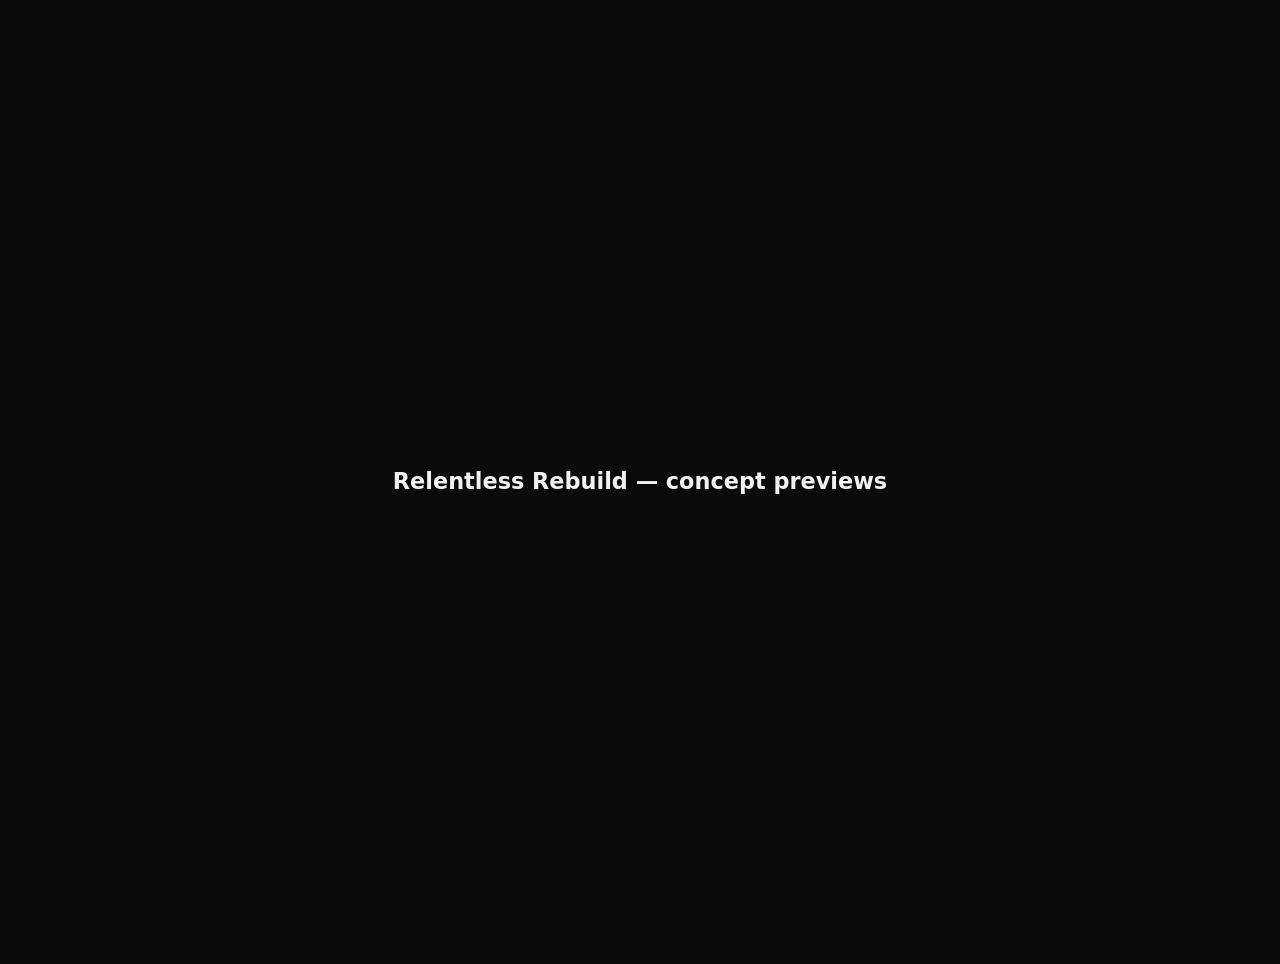
<file: index.html>
<!doctype html><html lang="en"><head><meta charset="utf-8"><meta name="viewport" content="width=device-width,initial-scale=1"><meta name="robots" content="noindex"><title>Relentless Rebuild</title><style>body{margin:0;min-height:100vh;display:grid;place-items:center;background:#0b0b0b;color:#f2f2f2;font:600 1.4rem/1.3 system-ui,sans-serif;text-align:center;padding:2rem}</style></head><body><p>Relentless Rebuild — concept previews</p></body></html>
</file>
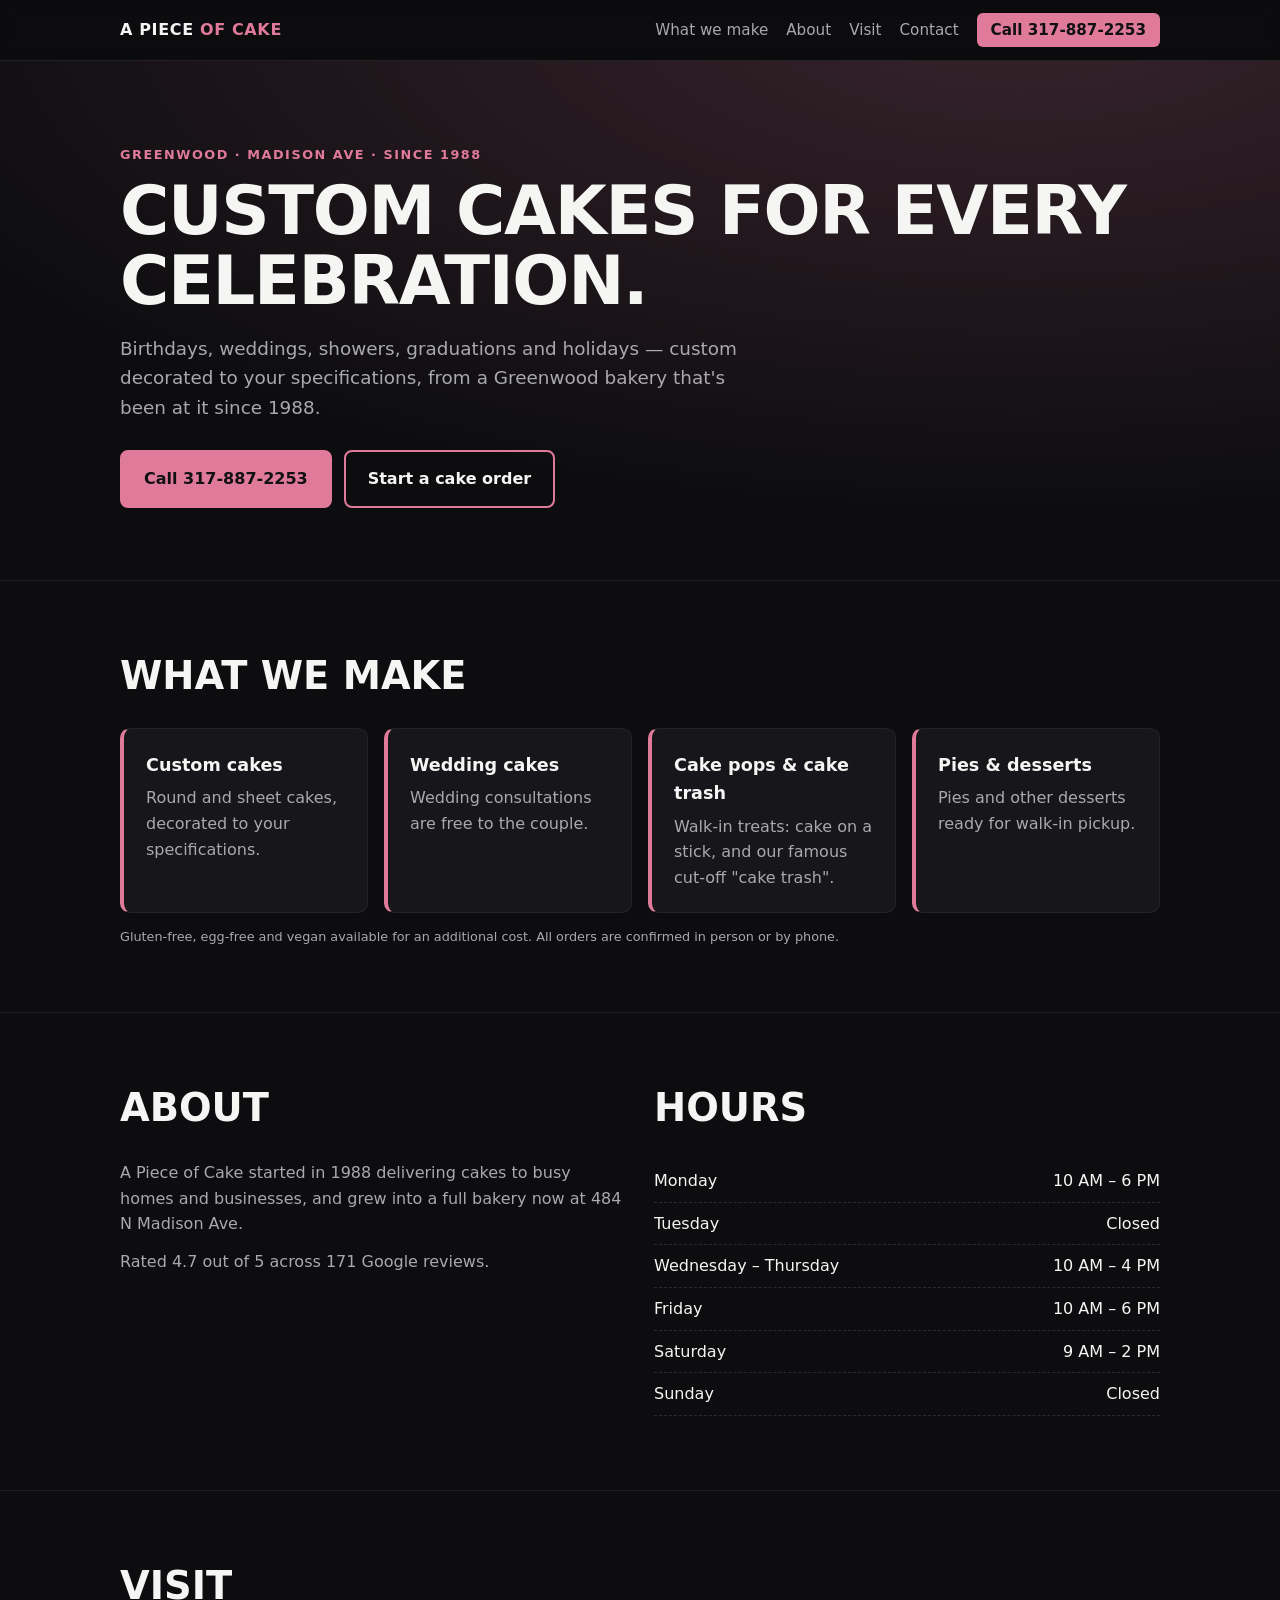
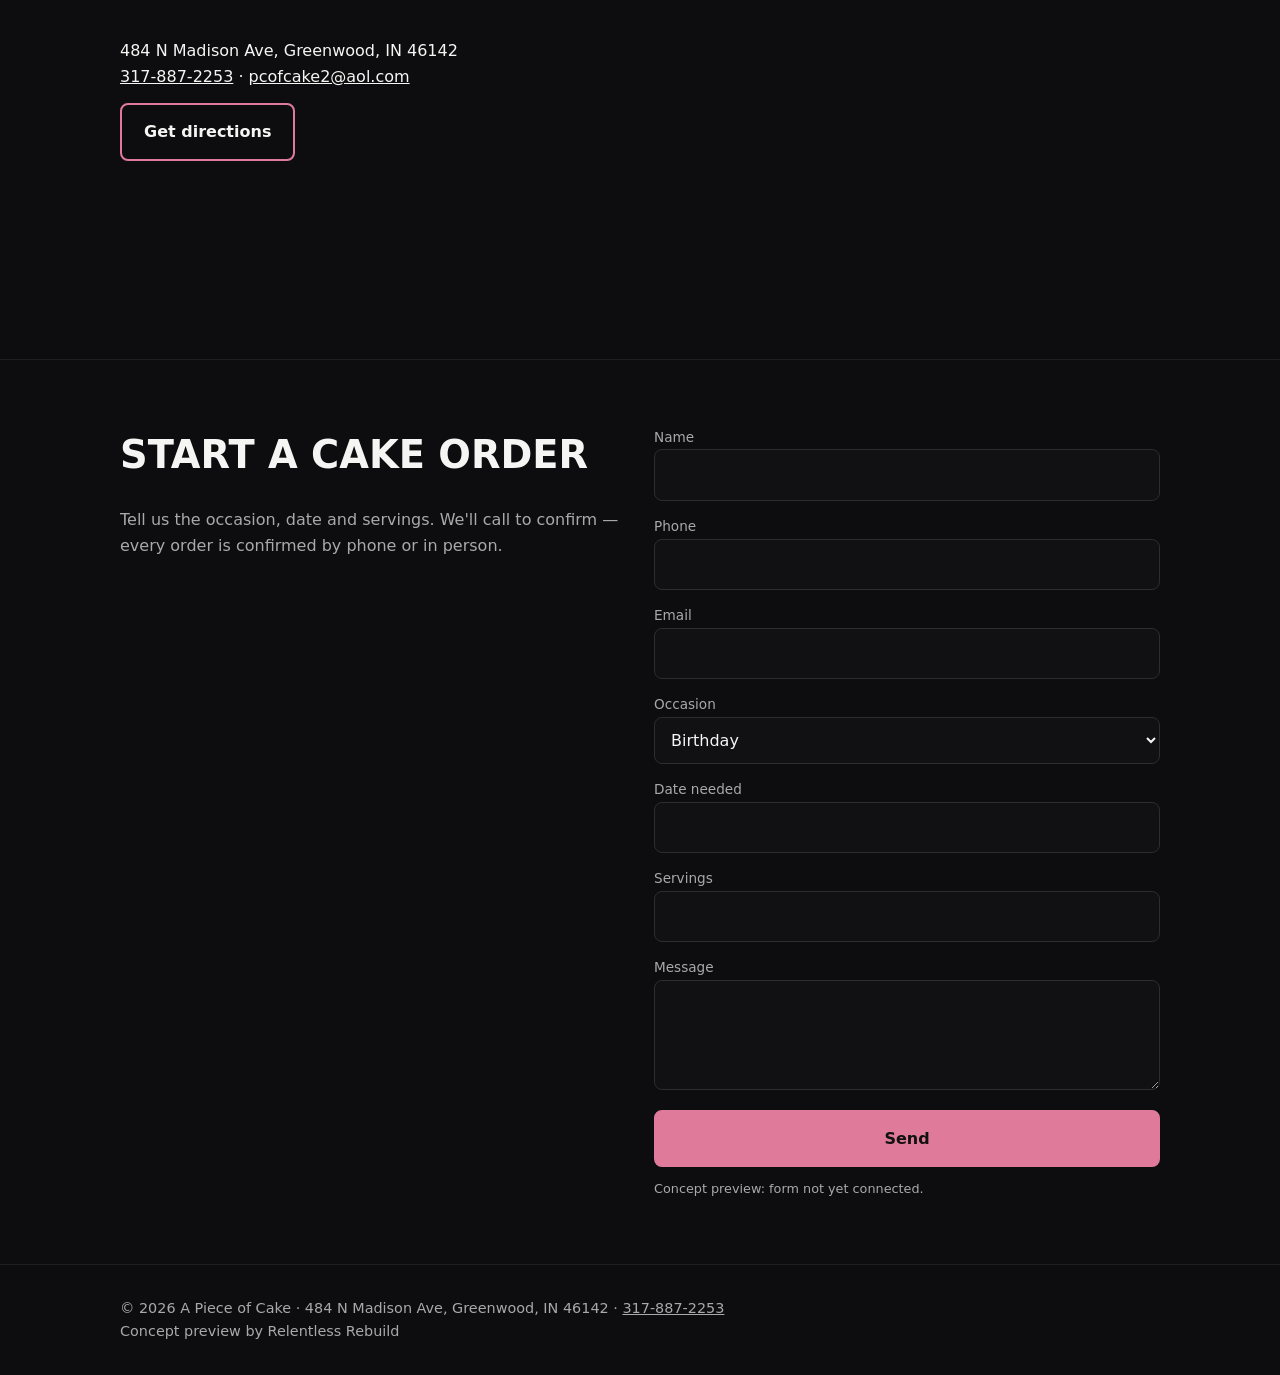
<file: a-piece-of-cake/index.html>
<!doctype html>
<html lang="en"><head>
<meta charset="utf-8"><meta name="viewport" content="width=device-width,initial-scale=1">
<title>A Piece of Cake | Custom Cakes, Wedding Cakes &amp; Pies in Greenwood, IN</title>
<meta name="description" content="A Piece of Cake, 484 N Madison Ave in Greenwood, Indiana: custom birthday and wedding cakes, cake pops, cake trash and pies. Family-owned since 1988. Call 317-887-2253.">
<link rel="canonical" href="https://mikedowney2024.github.io/relentless-rebuild/a-piece-of-cake/">
<meta property="og:title" content="A Piece of Cake | Custom Cakes, Wedding Cakes &amp; Pies in Greenwood, IN"><meta property="og:description" content="A Piece of Cake, 484 N Madison Ave in Greenwood, Indiana: custom birthday and wedding cakes, cake pops, cake trash and pies. Family-owned since 1988. Call 317-887-2253."><meta property="og:type" content="website">
<meta name="theme-color" content="#e07a9b">
<script type="application/ld+json">{"@context": "https://schema.org", "@type": "Bakery", "name": "A Piece of Cake", "telephone": "+13178872253", "address": {"@type": "PostalAddress", "streetAddress": "484 N Madison Ave", "addressLocality": "Greenwood", "addressRegion": "IN", "postalCode": "46142", "addressCountry": "US"}, "areaServed": "Greenwood, IN", "email": "pcofcake2@aol.com", "openingHours": ["Mo 10:00-18:00", "We-Th 10:00-16:00", "Fr 10:00-18:00", "Sa 09:00-14:00"], "foundingDate": "1988"}</script>
<style>
:root{--bg:#0d0d0f;--fg:#f5f5f3;--mut:#a9a9ad;--ac:#e07a9b;--card:#17171b}
*{box-sizing:border-box;margin:0}html{scroll-behavior:smooth}
body{font:16px/1.6 system-ui,-apple-system,"Segoe UI",Roboto,sans-serif;background:var(--bg);color:var(--fg)}
a{color:inherit}.wrap{max-width:1080px;margin:auto;padding:0 20px}
header{position:sticky;top:0;z-index:9;background:rgba(13,13,15,.92);backdrop-filter:blur(8px);border-bottom:1px solid #222}
.nav{display:flex;align-items:center;justify-content:space-between;height:60px}
.logo{font-weight:900;letter-spacing:.04em;text-transform:uppercase;text-decoration:none}.logo b{color:var(--ac)}
.nav nav a{margin-left:18px;text-decoration:none;color:var(--mut);font-size:.95rem}.nav nav a:hover{color:var(--fg)}
@media(max-width:700px){.nav nav a:not(.call){display:none}}
.call{background:var(--ac);color:#111!important;padding:8px 14px;border-radius:6px;font-weight:700}
.hero{padding:84px 0 72px;background:radial-gradient(1200px 500px at 80% -10%,#e07a9b33,transparent),var(--bg)}
.kicker{color:var(--ac);font-weight:700;text-transform:uppercase;letter-spacing:.12em;font-size:.8rem}
h1{font-size:clamp(2.2rem,7vw,4.2rem);line-height:1.03;font-weight:900;letter-spacing:-.02em;margin:12px 0 18px;text-transform:uppercase}
.lead{font-size:1.15rem;color:var(--mut);max-width:620px}
.btns{display:flex;gap:12px;flex-wrap:wrap;margin-top:28px}
.btn{display:inline-block;padding:14px 22px;border-radius:8px;font-weight:800;text-decoration:none;background:var(--ac);color:#111;border:2px solid var(--ac)}
.btn.ghost{background:transparent;color:var(--fg)}
section{padding:64px 0;border-top:1px solid #1e1e22}
h2{font-size:clamp(1.6rem,4vw,2.4rem);font-weight:900;text-transform:uppercase;margin-bottom:22px}
.grid{display:grid;gap:16px;grid-template-columns:repeat(auto-fit,minmax(230px,1fr))}
.card{background:var(--card);border:1px solid #232329;border-left:4px solid var(--ac);padding:22px;border-radius:10px}
.card h3{font-size:1.1rem;margin-bottom:6px}.card p{color:var(--mut)}
.two{display:grid;gap:28px;grid-template-columns:1fr}@media(min-width:820px){.two{grid-template-columns:1fr 1fr}}
.hours{list-style:none;padding:0;margin-top:14px}.hours li{display:flex;justify-content:space-between;border-bottom:1px dashed #2a2a30;padding:8px 0}
iframe{width:100%;height:340px;border:0;border-radius:10px;filter:grayscale(.3)}
form{display:grid;gap:12px}label{font-size:.85rem;color:var(--mut)}
input,textarea,select{width:100%;padding:12px;border-radius:8px;border:1px solid #2c2c33;background:#111114;color:var(--fg);font:inherit}
textarea{min-height:110px}button{cursor:pointer;font:inherit}
.note{font-size:.8rem;color:var(--mut)}
footer{padding:32px 0 90px;color:var(--mut);font-size:.9rem;border-top:1px solid #1e1e22}
.sticky{position:fixed;left:0;right:0;bottom:0;display:flex;gap:8px;padding:10px;background:#0d0d0fee;border-top:1px solid #222}
.sticky a{flex:1;text-align:center;padding:12px;border-radius:8px;font-weight:800;text-decoration:none;background:var(--ac);color:#111}
.sticky a.alt{background:#222;color:var(--fg)}@media(min-width:820px){.sticky{display:none}footer{padding-bottom:32px}}
</style></head>
<body>
<header><div class="wrap nav"><a class="logo" href="#top">A Piece <b>of Cake</b></a>
<nav><a href="#services">What we make</a><a href="#about">About</a><a href="#visit">Visit</a><a href="#contact">Contact</a><a class="call" href="tel:+13178872253">Call 317-887-2253</a></nav></div></header>
<main id="top">
<section class="hero" style="border-top:0"><div class="wrap">
<div class="kicker">Greenwood · Madison Ave · Since 1988</div>
<h1>Custom cakes for every celebration.</h1>
<p class="lead">Birthdays, weddings, showers, graduations and holidays — custom decorated to your specifications, from a Greenwood bakery that&#x27;s been at it since 1988.</p>
<div class="btns"><a class="btn" href="tel:+13178872253">Call 317-887-2253</a><a class="btn ghost" href="#contact">Start a cake order</a></div>
</div></section>
<section id="services"><div class="wrap"><h2>What we make</h2><div class="grid"><article class="card"><h3>Custom cakes</h3><p>Round and sheet cakes, decorated to your specifications.</p></article><article class="card"><h3>Wedding cakes</h3><p>Wedding consultations are free to the couple.</p></article><article class="card"><h3>Cake pops &amp; cake trash</h3><p>Walk-in treats: cake on a stick, and our famous cut-off &quot;cake trash&quot;.</p></article><article class="card"><h3>Pies &amp; desserts</h3><p>Pies and other desserts ready for walk-in pickup.</p></article></div>
<p class="note" style="margin-top:14px">Gluten-free, egg-free and vegan available for an additional cost. All orders are confirmed in person or by phone.</p></div></section>
<section id="about"><div class="wrap two"><div><h2>About</h2><p style="margin-bottom:12px;color:var(--mut)">A Piece of Cake started in 1988 delivering cakes to busy homes and businesses, and grew into a full bakery now at 484 N Madison Ave.</p><p style="margin-bottom:12px;color:var(--mut)">Rated 4.7 out of 5 across 171 Google reviews.</p></div>
<div><h2>Hours</h2><ul class="hours"><li><span>Monday</span><span>10 AM – 6 PM</span></li><li><span>Tuesday</span><span>Closed</span></li><li><span>Wednesday – Thursday</span><span>10 AM – 4 PM</span></li><li><span>Friday</span><span>10 AM – 6 PM</span></li><li><span>Saturday</span><span>9 AM – 2 PM</span></li><li><span>Sunday</span><span>Closed</span></li></ul><p class="note" style="margin-top:10px"></p></div></div></section>
<section id="visit"><div class="wrap two"><div><h2>Visit</h2><p>484 N Madison Ave, Greenwood, IN 46142</p><p><a href="tel:+13178872253">317-887-2253</a> · <a href="mailto:pcofcake2@aol.com">pcofcake2@aol.com</a></p>
<p style="margin-top:14px"><a class="btn ghost" href="https://www.google.com/maps/dir/?api=1&destination=484%20N%20Madison%20Ave%2C%20Greenwood%2C%20IN%2046142" rel="noopener">Get directions</a></p></div>
<iframe title="Map to A Piece of Cake" loading="lazy" referrerpolicy="no-referrer-when-downgrade" src="https://www.google.com/maps?q=484%20N%20Madison%20Ave%2C%20Greenwood%2C%20IN%2046142&output=embed"></iframe></div></section>
<section id="contact"><div class="wrap two"><div><h2>Start a cake order</h2><p style="color:var(--mut)">Tell us the occasion, date and servings. We&#x27;ll call to confirm — every order is confirmed by phone or in person.</p></div>
<!-- Formspree-ready: replace YOUR_FORM_ID with the business's Formspree form id before launch -->
<form action="https://formspree.io/f/YOUR_FORM_ID" method="POST">
<div><label for="n">Name</label><input id="n" name="name" required autocomplete="name"></div>
<div><label for="p">Phone</label><input id="p" name="phone" type="tel" autocomplete="tel"></div>
<div><label for="e">Email</label><input id="e" name="email" type="email" required autocomplete="email"></div>
<div><label for='o'>Occasion</label><select id='o' name='occasion'><option>Birthday</option><option>Wedding</option><option>Shower</option><option>Graduation</option><option>Holiday</option><option>Other</option></select></div><div><label for='w'>Date needed</label><input id='w' name='date_needed'></div><div><label for='sv'>Servings</label><input id='sv' name='servings' inputmode='numeric'></div>
<div><label for="m">Message</label><textarea id="m" name="message" required></textarea></div>
<button class="btn" type="submit">Send</button>
<p class="note">Concept preview: form not yet connected.</p></form></div></section>
</main>
<footer><div class="wrap">© <span id="y"></span> A Piece of Cake · 484 N Madison Ave, Greenwood, IN 46142 · <a href="tel:+13178872253">317-887-2253</a><br>Concept preview by Relentless Rebuild</div></footer>
<div class="sticky"><a href="tel:+13178872253">Call</a><a class="alt" href="https://www.google.com/maps/dir/?api=1&destination=484%20N%20Madison%20Ave%2C%20Greenwood%2C%20IN%2046142">Directions</a></div>
<script>document.getElementById('y').textContent=new Date().getFullYear()</script>
</body></html>
</file>
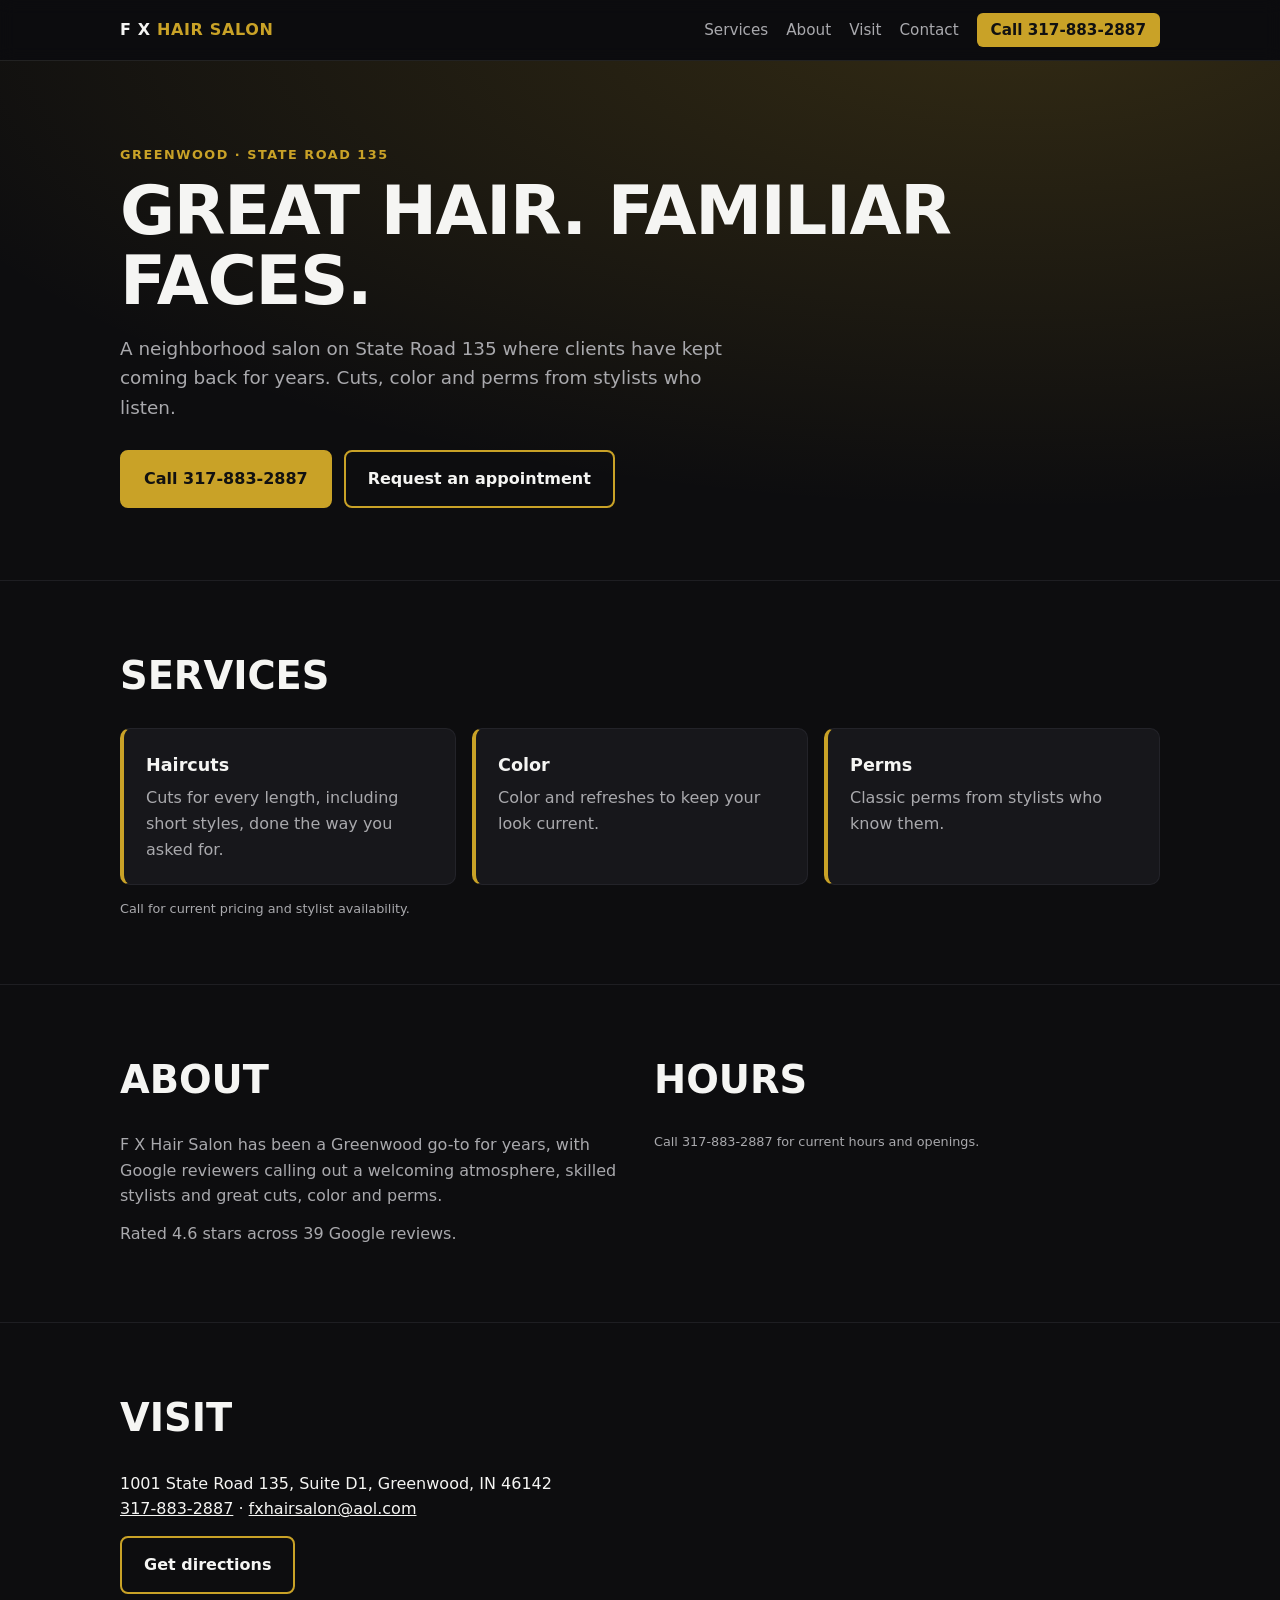
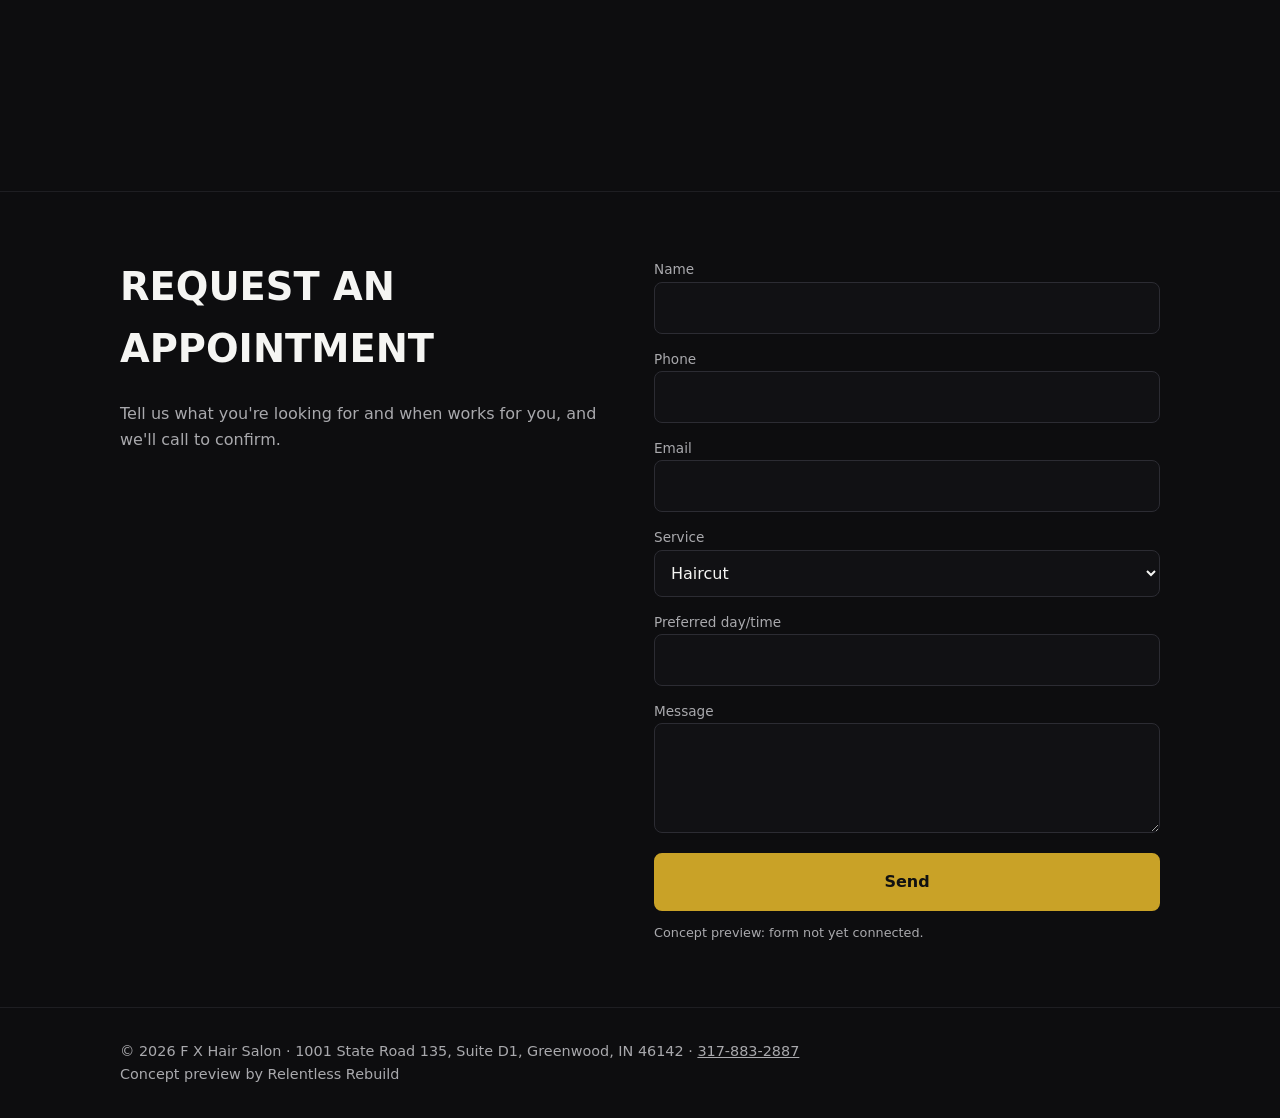
<file: fx-hair-salon/index.html>
<!doctype html>
<html lang="en"><head>
<meta charset="utf-8"><meta name="viewport" content="width=device-width,initial-scale=1">
<title>F X Hair Salon | Cuts, Color &amp; Perms on SR 135 in Greenwood, IN</title>
<meta name="description" content="F X Hair Salon on State Road 135 in Greenwood, Indiana: haircuts, color and perms from experienced stylists. Call 317-883-2887 to book.">
<link rel="canonical" href="https://mikedowney2024.github.io/relentless-rebuild/fx-hair-salon/">
<meta property="og:title" content="F X Hair Salon | Cuts, Color &amp; Perms on SR 135 in Greenwood, IN"><meta property="og:description" content="F X Hair Salon on State Road 135 in Greenwood, Indiana: haircuts, color and perms from experienced stylists. Call 317-883-2887 to book."><meta property="og:type" content="website">
<meta name="theme-color" content="#c9a227">
<script type="application/ld+json">{"@context": "https://schema.org", "@type": "HairSalon", "name": "F X Hair Salon", "telephone": "+13178832887", "address": {"@type": "PostalAddress", "streetAddress": "1001 State Road 135, Suite D1", "addressLocality": "Greenwood", "addressRegion": "IN", "postalCode": "46142", "addressCountry": "US"}, "areaServed": "Greenwood, IN", "email": "fxhairsalon@aol.com"}</script>
<style>
:root{--bg:#0d0d0f;--fg:#f5f5f3;--mut:#a9a9ad;--ac:#c9a227;--card:#17171b}
*{box-sizing:border-box;margin:0}html{scroll-behavior:smooth}
body{font:16px/1.6 system-ui,-apple-system,"Segoe UI",Roboto,sans-serif;background:var(--bg);color:var(--fg)}
a{color:inherit}.wrap{max-width:1080px;margin:auto;padding:0 20px}
header{position:sticky;top:0;z-index:9;background:rgba(13,13,15,.92);backdrop-filter:blur(8px);border-bottom:1px solid #222}
.nav{display:flex;align-items:center;justify-content:space-between;height:60px}
.logo{font-weight:900;letter-spacing:.04em;text-transform:uppercase;text-decoration:none}.logo b{color:var(--ac)}
.nav nav a{margin-left:18px;text-decoration:none;color:var(--mut);font-size:.95rem}.nav nav a:hover{color:var(--fg)}
@media(max-width:700px){.nav nav a:not(.call){display:none}}
.call{background:var(--ac);color:#111!important;padding:8px 14px;border-radius:6px;font-weight:700}
.hero{padding:84px 0 72px;background:radial-gradient(1200px 500px at 80% -10%,#c9a22733,transparent),var(--bg)}
.kicker{color:var(--ac);font-weight:700;text-transform:uppercase;letter-spacing:.12em;font-size:.8rem}
h1{font-size:clamp(2.2rem,7vw,4.2rem);line-height:1.03;font-weight:900;letter-spacing:-.02em;margin:12px 0 18px;text-transform:uppercase}
.lead{font-size:1.15rem;color:var(--mut);max-width:620px}
.btns{display:flex;gap:12px;flex-wrap:wrap;margin-top:28px}
.btn{display:inline-block;padding:14px 22px;border-radius:8px;font-weight:800;text-decoration:none;background:var(--ac);color:#111;border:2px solid var(--ac)}
.btn.ghost{background:transparent;color:var(--fg)}
section{padding:64px 0;border-top:1px solid #1e1e22}
h2{font-size:clamp(1.6rem,4vw,2.4rem);font-weight:900;text-transform:uppercase;margin-bottom:22px}
.grid{display:grid;gap:16px;grid-template-columns:repeat(auto-fit,minmax(230px,1fr))}
.card{background:var(--card);border:1px solid #232329;border-left:4px solid var(--ac);padding:22px;border-radius:10px}
.card h3{font-size:1.1rem;margin-bottom:6px}.card p{color:var(--mut)}
.two{display:grid;gap:28px;grid-template-columns:1fr}@media(min-width:820px){.two{grid-template-columns:1fr 1fr}}
.hours{list-style:none;padding:0;margin-top:14px}.hours li{display:flex;justify-content:space-between;border-bottom:1px dashed #2a2a30;padding:8px 0}
iframe{width:100%;height:340px;border:0;border-radius:10px;filter:grayscale(.3)}
form{display:grid;gap:12px}label{font-size:.85rem;color:var(--mut)}
input,textarea,select{width:100%;padding:12px;border-radius:8px;border:1px solid #2c2c33;background:#111114;color:var(--fg);font:inherit}
textarea{min-height:110px}button{cursor:pointer;font:inherit}
.note{font-size:.8rem;color:var(--mut)}
footer{padding:32px 0 90px;color:var(--mut);font-size:.9rem;border-top:1px solid #1e1e22}
.sticky{position:fixed;left:0;right:0;bottom:0;display:flex;gap:8px;padding:10px;background:#0d0d0fee;border-top:1px solid #222}
.sticky a{flex:1;text-align:center;padding:12px;border-radius:8px;font-weight:800;text-decoration:none;background:var(--ac);color:#111}
.sticky a.alt{background:#222;color:var(--fg)}@media(min-width:820px){.sticky{display:none}footer{padding-bottom:32px}}
</style></head>
<body>
<header><div class="wrap nav"><a class="logo" href="#top">F X <b>Hair Salon</b></a>
<nav><a href="#services">Services</a><a href="#about">About</a><a href="#visit">Visit</a><a href="#contact">Contact</a><a class="call" href="tel:+13178832887">Call 317-883-2887</a></nav></div></header>
<main id="top">
<section class="hero" style="border-top:0"><div class="wrap">
<div class="kicker">Greenwood · State Road 135</div>
<h1>Great hair. Familiar faces.</h1>
<p class="lead">A neighborhood salon on State Road 135 where clients have kept coming back for years. Cuts, color and perms from stylists who listen.</p>
<div class="btns"><a class="btn" href="tel:+13178832887">Call 317-883-2887</a><a class="btn ghost" href="#contact">Request an appointment</a></div>
</div></section>
<section id="services"><div class="wrap"><h2>Services</h2><div class="grid"><article class="card"><h3>Haircuts</h3><p>Cuts for every length, including short styles, done the way you asked for.</p></article><article class="card"><h3>Color</h3><p>Color and refreshes to keep your look current.</p></article><article class="card"><h3>Perms</h3><p>Classic perms from stylists who know them.</p></article></div>
<p class="note" style="margin-top:14px">Call for current pricing and stylist availability.</p></div></section>
<section id="about"><div class="wrap two"><div><h2>About</h2><p style="margin-bottom:12px;color:var(--mut)">F X Hair Salon has been a Greenwood go-to for years, with Google reviewers calling out a welcoming atmosphere, skilled stylists and great cuts, color and perms.</p><p style="margin-bottom:12px;color:var(--mut)">Rated 4.6 stars across 39 Google reviews.</p></div>
<div><h2>Hours</h2><p class="note" style="margin-top:10px">Call 317-883-2887 for current hours and openings.</p></div></div></section>
<section id="visit"><div class="wrap two"><div><h2>Visit</h2><p>1001 State Road 135, Suite D1, Greenwood, IN 46142</p><p><a href="tel:+13178832887">317-883-2887</a> · <a href="mailto:fxhairsalon@aol.com">fxhairsalon@aol.com</a></p>
<p style="margin-top:14px"><a class="btn ghost" href="https://www.google.com/maps/dir/?api=1&destination=1001%20State%20Road%20135%2C%20Suite%20D1%2C%20Greenwood%2C%20IN%2046142" rel="noopener">Get directions</a></p></div>
<iframe title="Map to F X Hair Salon" loading="lazy" referrerpolicy="no-referrer-when-downgrade" src="https://www.google.com/maps?q=1001%20State%20Road%20135%2C%20Suite%20D1%2C%20Greenwood%2C%20IN%2046142&output=embed"></iframe></div></section>
<section id="contact"><div class="wrap two"><div><h2>Request an appointment</h2><p style="color:var(--mut)">Tell us what you&#x27;re looking for and when works for you, and we&#x27;ll call to confirm.</p></div>
<!-- Formspree-ready: replace YOUR_FORM_ID with the business's Formspree form id before launch -->
<form action="https://formspree.io/f/YOUR_FORM_ID" method="POST">
<div><label for="n">Name</label><input id="n" name="name" required autocomplete="name"></div>
<div><label for="p">Phone</label><input id="p" name="phone" type="tel" autocomplete="tel"></div>
<div><label for="e">Email</label><input id="e" name="email" type="email" required autocomplete="email"></div>
<div><label for='s'>Service</label><select id='s' name='service'><option>Haircut</option><option>Color</option><option>Perm</option><option>Not sure yet</option></select></div><div><label for='w'>Preferred day/time</label><input id='w' name='when'></div>
<div><label for="m">Message</label><textarea id="m" name="message" required></textarea></div>
<button class="btn" type="submit">Send</button>
<p class="note">Concept preview: form not yet connected.</p></form></div></section>
</main>
<footer><div class="wrap">© <span id="y"></span> F X Hair Salon · 1001 State Road 135, Suite D1, Greenwood, IN 46142 · <a href="tel:+13178832887">317-883-2887</a><br>Concept preview by Relentless Rebuild</div></footer>
<div class="sticky"><a href="tel:+13178832887">Call</a><a class="alt" href="https://www.google.com/maps/dir/?api=1&destination=1001%20State%20Road%20135%2C%20Suite%20D1%2C%20Greenwood%2C%20IN%2046142">Directions</a></div>
<script>document.getElementById('y').textContent=new Date().getFullYear()</script>
</body></html>
</file>
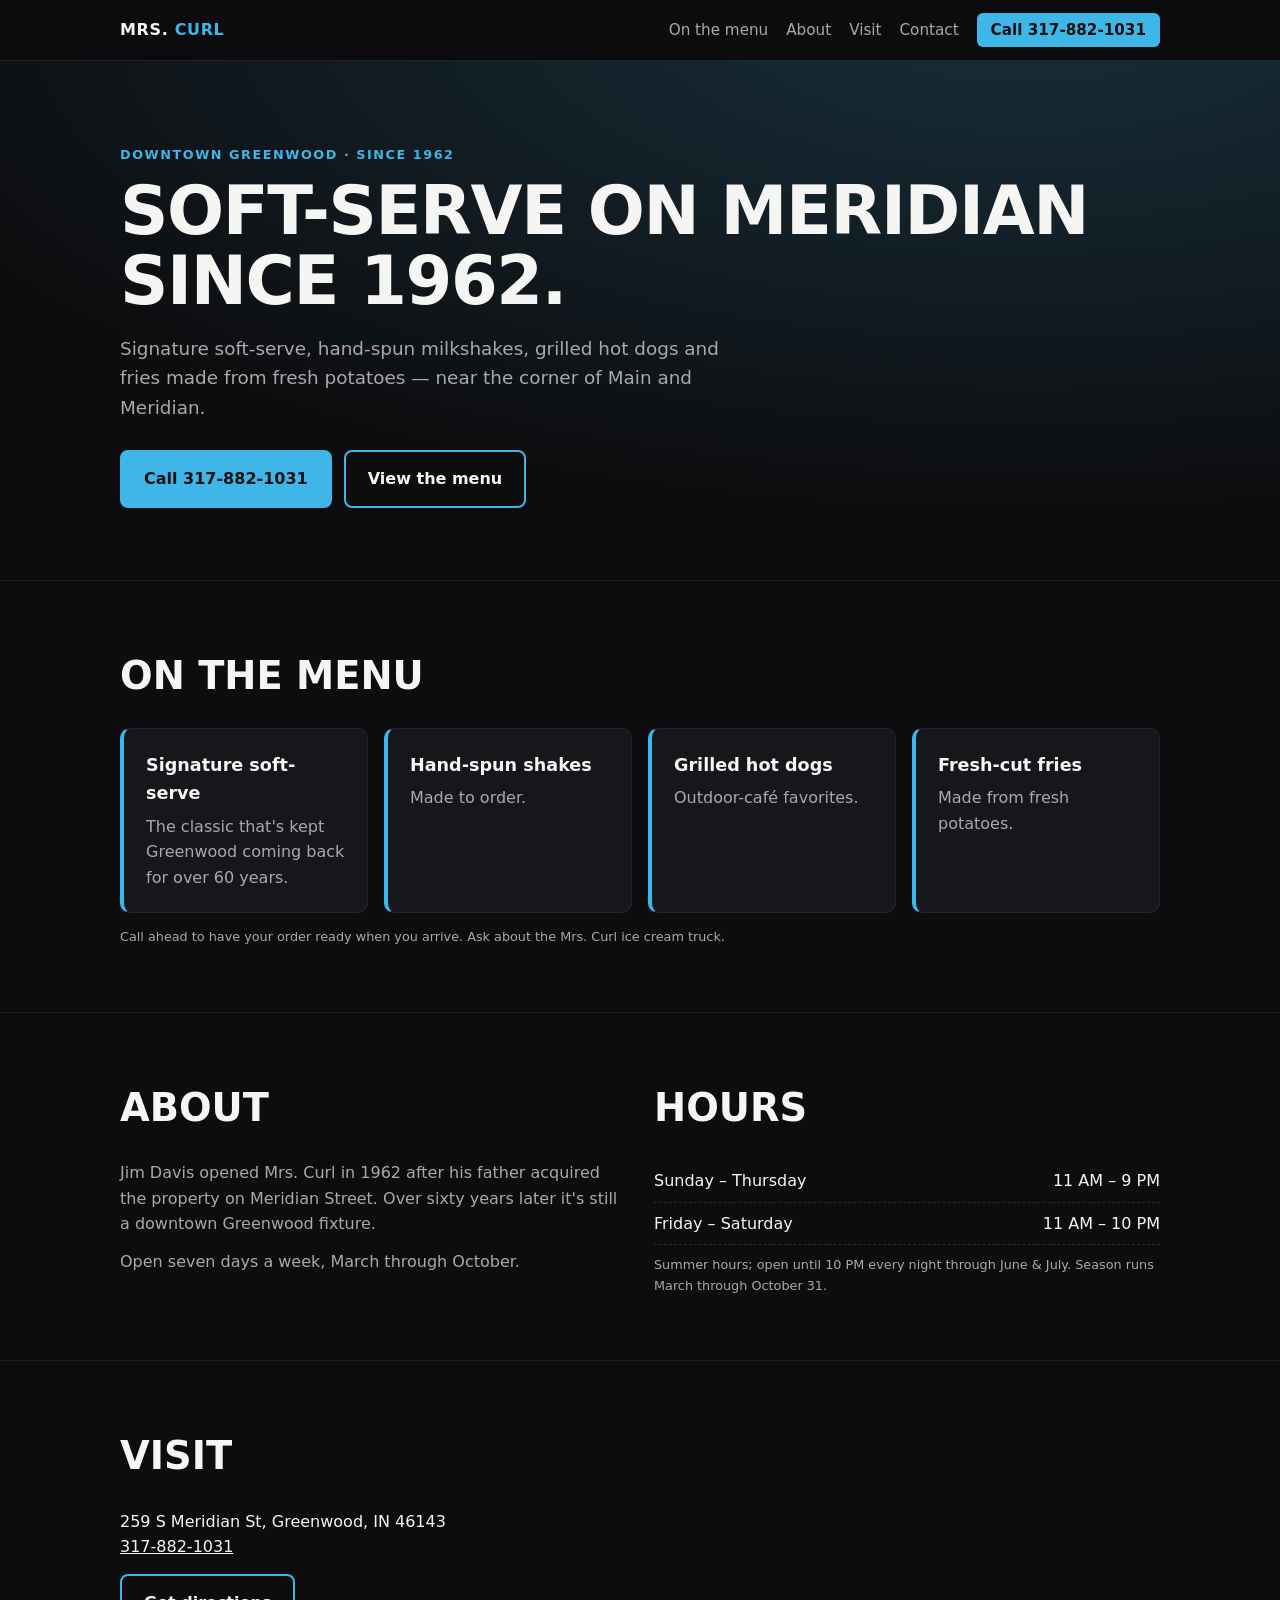
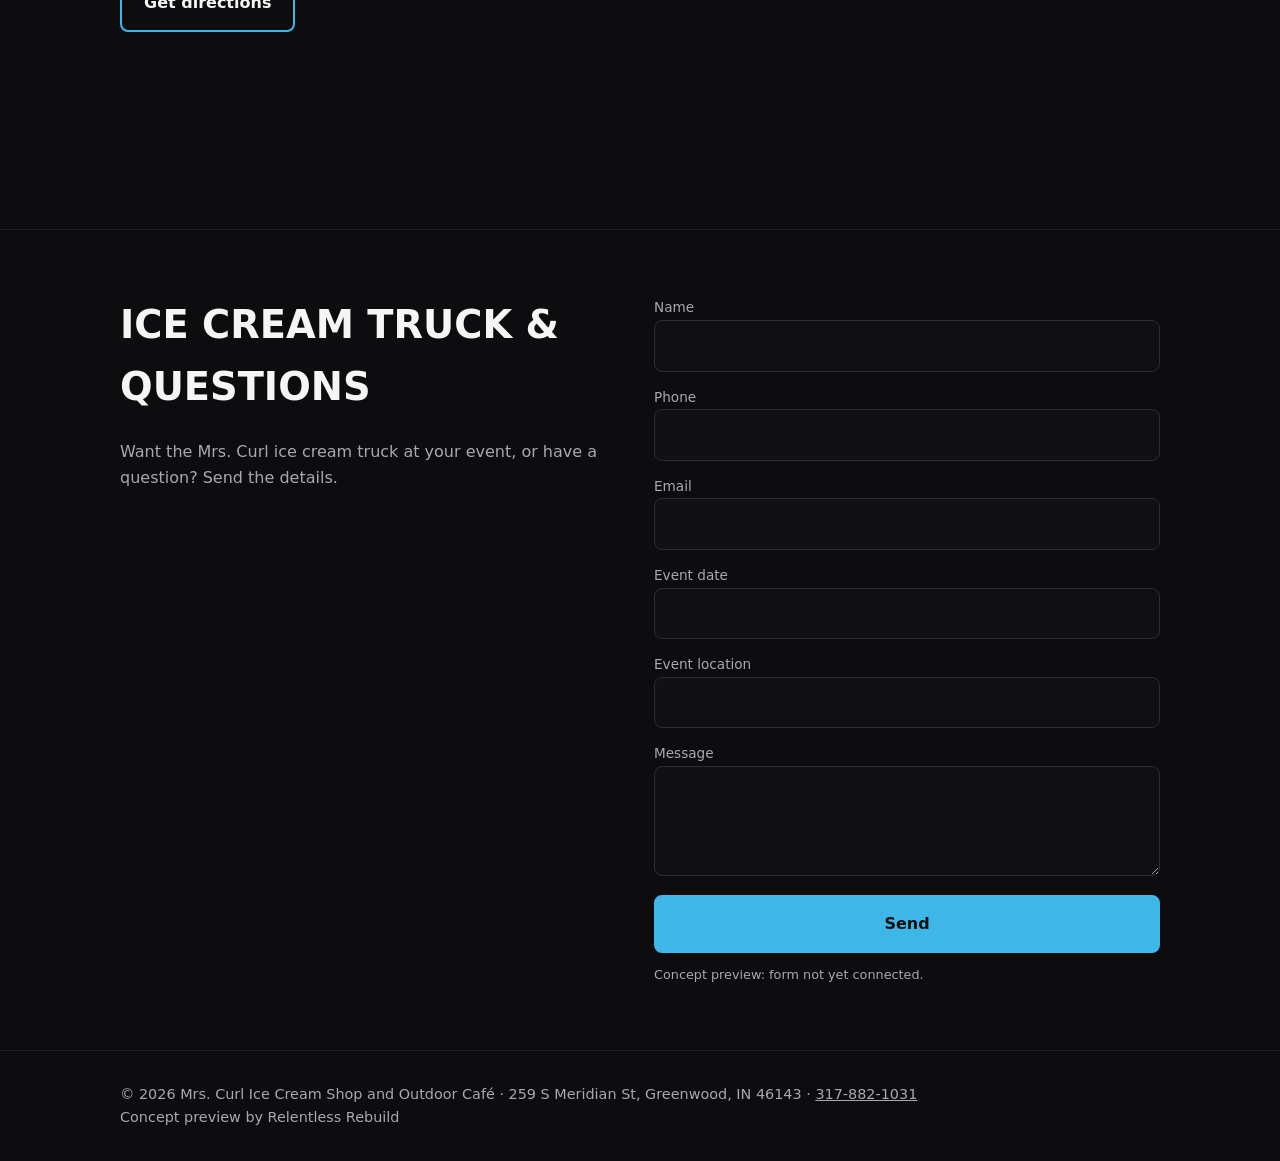
<file: mrs-curl/index.html>
<!doctype html>
<html lang="en"><head>
<meta charset="utf-8"><meta name="viewport" content="width=device-width,initial-scale=1">
<title>Mrs. Curl Ice Cream Shop &amp; Outdoor Café | Soft-Serve in Downtown Greenwood, IN</title>
<meta name="description" content="Mrs. Curl Ice Cream Shop and Outdoor Café, 259 S Meridian St in downtown Greenwood, Indiana: soft-serve, hand-spun shakes, grilled hot dogs and fresh-cut fries since 1962. Open March through October.">
<link rel="canonical" href="https://mikedowney2024.github.io/relentless-rebuild/mrs-curl/">
<meta property="og:title" content="Mrs. Curl Ice Cream Shop &amp; Outdoor Café | Soft-Serve in Downtown Greenwood, IN"><meta property="og:description" content="Mrs. Curl Ice Cream Shop and Outdoor Café, 259 S Meridian St in downtown Greenwood, Indiana: soft-serve, hand-spun shakes, grilled hot dogs and fresh-cut fries since 1962. Open March through October."><meta property="og:type" content="website">
<meta name="theme-color" content="#3fb6e8">
<script type="application/ld+json">{"@context": "https://schema.org", "@type": "IceCreamShop", "name": "Mrs. Curl Ice Cream Shop and Outdoor Caf\u00e9", "telephone": "+13178821031", "address": {"@type": "PostalAddress", "streetAddress": "259 S Meridian St", "addressLocality": "Greenwood", "addressRegion": "IN", "postalCode": "46143", "addressCountry": "US"}, "areaServed": "Greenwood, IN", "openingHours": ["Su-Th 11:00-21:00", "Fr-Sa 11:00-22:00"], "foundingDate": "1962", "servesCuisine": ["Ice cream", "American"]}</script>
<style>
:root{--bg:#0d0d0f;--fg:#f5f5f3;--mut:#a9a9ad;--ac:#3fb6e8;--card:#17171b}
*{box-sizing:border-box;margin:0}html{scroll-behavior:smooth}
body{font:16px/1.6 system-ui,-apple-system,"Segoe UI",Roboto,sans-serif;background:var(--bg);color:var(--fg)}
a{color:inherit}.wrap{max-width:1080px;margin:auto;padding:0 20px}
header{position:sticky;top:0;z-index:9;background:rgba(13,13,15,.92);backdrop-filter:blur(8px);border-bottom:1px solid #222}
.nav{display:flex;align-items:center;justify-content:space-between;height:60px}
.logo{font-weight:900;letter-spacing:.04em;text-transform:uppercase;text-decoration:none}.logo b{color:var(--ac)}
.nav nav a{margin-left:18px;text-decoration:none;color:var(--mut);font-size:.95rem}.nav nav a:hover{color:var(--fg)}
@media(max-width:700px){.nav nav a:not(.call){display:none}}
.call{background:var(--ac);color:#111!important;padding:8px 14px;border-radius:6px;font-weight:700}
.hero{padding:84px 0 72px;background:radial-gradient(1200px 500px at 80% -10%,#3fb6e833,transparent),var(--bg)}
.kicker{color:var(--ac);font-weight:700;text-transform:uppercase;letter-spacing:.12em;font-size:.8rem}
h1{font-size:clamp(2.2rem,7vw,4.2rem);line-height:1.03;font-weight:900;letter-spacing:-.02em;margin:12px 0 18px;text-transform:uppercase}
.lead{font-size:1.15rem;color:var(--mut);max-width:620px}
.btns{display:flex;gap:12px;flex-wrap:wrap;margin-top:28px}
.btn{display:inline-block;padding:14px 22px;border-radius:8px;font-weight:800;text-decoration:none;background:var(--ac);color:#111;border:2px solid var(--ac)}
.btn.ghost{background:transparent;color:var(--fg)}
section{padding:64px 0;border-top:1px solid #1e1e22}
h2{font-size:clamp(1.6rem,4vw,2.4rem);font-weight:900;text-transform:uppercase;margin-bottom:22px}
.grid{display:grid;gap:16px;grid-template-columns:repeat(auto-fit,minmax(230px,1fr))}
.card{background:var(--card);border:1px solid #232329;border-left:4px solid var(--ac);padding:22px;border-radius:10px}
.card h3{font-size:1.1rem;margin-bottom:6px}.card p{color:var(--mut)}
.two{display:grid;gap:28px;grid-template-columns:1fr}@media(min-width:820px){.two{grid-template-columns:1fr 1fr}}
.hours{list-style:none;padding:0;margin-top:14px}.hours li{display:flex;justify-content:space-between;border-bottom:1px dashed #2a2a30;padding:8px 0}
iframe{width:100%;height:340px;border:0;border-radius:10px;filter:grayscale(.3)}
form{display:grid;gap:12px}label{font-size:.85rem;color:var(--mut)}
input,textarea,select{width:100%;padding:12px;border-radius:8px;border:1px solid #2c2c33;background:#111114;color:var(--fg);font:inherit}
textarea{min-height:110px}button{cursor:pointer;font:inherit}
.note{font-size:.8rem;color:var(--mut)}
footer{padding:32px 0 90px;color:var(--mut);font-size:.9rem;border-top:1px solid #1e1e22}
.sticky{position:fixed;left:0;right:0;bottom:0;display:flex;gap:8px;padding:10px;background:#0d0d0fee;border-top:1px solid #222}
.sticky a{flex:1;text-align:center;padding:12px;border-radius:8px;font-weight:800;text-decoration:none;background:var(--ac);color:#111}
.sticky a.alt{background:#222;color:var(--fg)}@media(min-width:820px){.sticky{display:none}footer{padding-bottom:32px}}
</style></head>
<body>
<header><div class="wrap nav"><a class="logo" href="#top">Mrs. <b>Curl</b></a>
<nav><a href="#services">On the menu</a><a href="#about">About</a><a href="#visit">Visit</a><a href="#contact">Contact</a><a class="call" href="tel:+13178821031">Call 317-882-1031</a></nav></div></header>
<main id="top">
<section class="hero" style="border-top:0"><div class="wrap">
<div class="kicker">Downtown Greenwood · Since 1962</div>
<h1>Soft-serve on Meridian since 1962.</h1>
<p class="lead">Signature soft-serve, hand-spun milkshakes, grilled hot dogs and fries made from fresh potatoes — near the corner of Main and Meridian.</p>
<div class="btns"><a class="btn" href="tel:+13178821031">Call 317-882-1031</a><a class="btn ghost" href="https://www.mrscurl.com/MrsCurlMenu_02212026.pdf">View the menu</a></div>
</div></section>
<section id="services"><div class="wrap"><h2>On the menu</h2><div class="grid"><article class="card"><h3>Signature soft-serve</h3><p>The classic that&#x27;s kept Greenwood coming back for over 60 years.</p></article><article class="card"><h3>Hand-spun shakes</h3><p>Made to order.</p></article><article class="card"><h3>Grilled hot dogs</h3><p>Outdoor-café favorites.</p></article><article class="card"><h3>Fresh-cut fries</h3><p>Made from fresh potatoes.</p></article></div>
<p class="note" style="margin-top:14px">Call ahead to have your order ready when you arrive. Ask about the Mrs. Curl ice cream truck.</p></div></section>
<section id="about"><div class="wrap two"><div><h2>About</h2><p style="margin-bottom:12px;color:var(--mut)">Jim Davis opened Mrs. Curl in 1962 after his father acquired the property on Meridian Street. Over sixty years later it&#x27;s still a downtown Greenwood fixture.</p><p style="margin-bottom:12px;color:var(--mut)">Open seven days a week, March through October.</p></div>
<div><h2>Hours</h2><ul class="hours"><li><span>Sunday – Thursday</span><span>11 AM – 9 PM</span></li><li><span>Friday – Saturday</span><span>11 AM – 10 PM</span></li></ul><p class="note" style="margin-top:10px">Summer hours; open until 10 PM every night through June &amp; July. Season runs March through October 31.</p></div></div></section>
<section id="visit"><div class="wrap two"><div><h2>Visit</h2><p>259 S Meridian St, Greenwood, IN 46143</p><p><a href="tel:+13178821031">317-882-1031</a></p>
<p style="margin-top:14px"><a class="btn ghost" href="https://www.google.com/maps/dir/?api=1&destination=259%20S%20Meridian%20St%2C%20Greenwood%2C%20IN%2046143" rel="noopener">Get directions</a></p></div>
<iframe title="Map to Mrs. Curl Ice Cream Shop and Outdoor Café" loading="lazy" referrerpolicy="no-referrer-when-downgrade" src="https://www.google.com/maps?q=259%20S%20Meridian%20St%2C%20Greenwood%2C%20IN%2046143&output=embed"></iframe></div></section>
<section id="contact"><div class="wrap two"><div><h2>Ice cream truck &amp; questions</h2><p style="color:var(--mut)">Want the Mrs. Curl ice cream truck at your event, or have a question? Send the details.</p></div>
<!-- Formspree-ready: replace YOUR_FORM_ID with the business's Formspree form id before launch -->
<form action="https://formspree.io/f/YOUR_FORM_ID" method="POST">
<div><label for="n">Name</label><input id="n" name="name" required autocomplete="name"></div>
<div><label for="p">Phone</label><input id="p" name="phone" type="tel" autocomplete="tel"></div>
<div><label for="e">Email</label><input id="e" name="email" type="email" required autocomplete="email"></div>
<div><label for='w'>Event date</label><input id='w' name='event_date'></div><div><label for='l'>Event location</label><input id='l' name='event_location'></div>
<div><label for="m">Message</label><textarea id="m" name="message" required></textarea></div>
<button class="btn" type="submit">Send</button>
<p class="note">Concept preview: form not yet connected.</p></form></div></section>
</main>
<footer><div class="wrap">© <span id="y"></span> Mrs. Curl Ice Cream Shop and Outdoor Café · 259 S Meridian St, Greenwood, IN 46143 · <a href="tel:+13178821031">317-882-1031</a><br>Concept preview by Relentless Rebuild</div></footer>
<div class="sticky"><a href="tel:+13178821031">Call</a><a class="alt" href="https://www.google.com/maps/dir/?api=1&destination=259%20S%20Meridian%20St%2C%20Greenwood%2C%20IN%2046143">Directions</a></div>
<script>document.getElementById('y').textContent=new Date().getFullYear()</script>
</body></html>
</file>
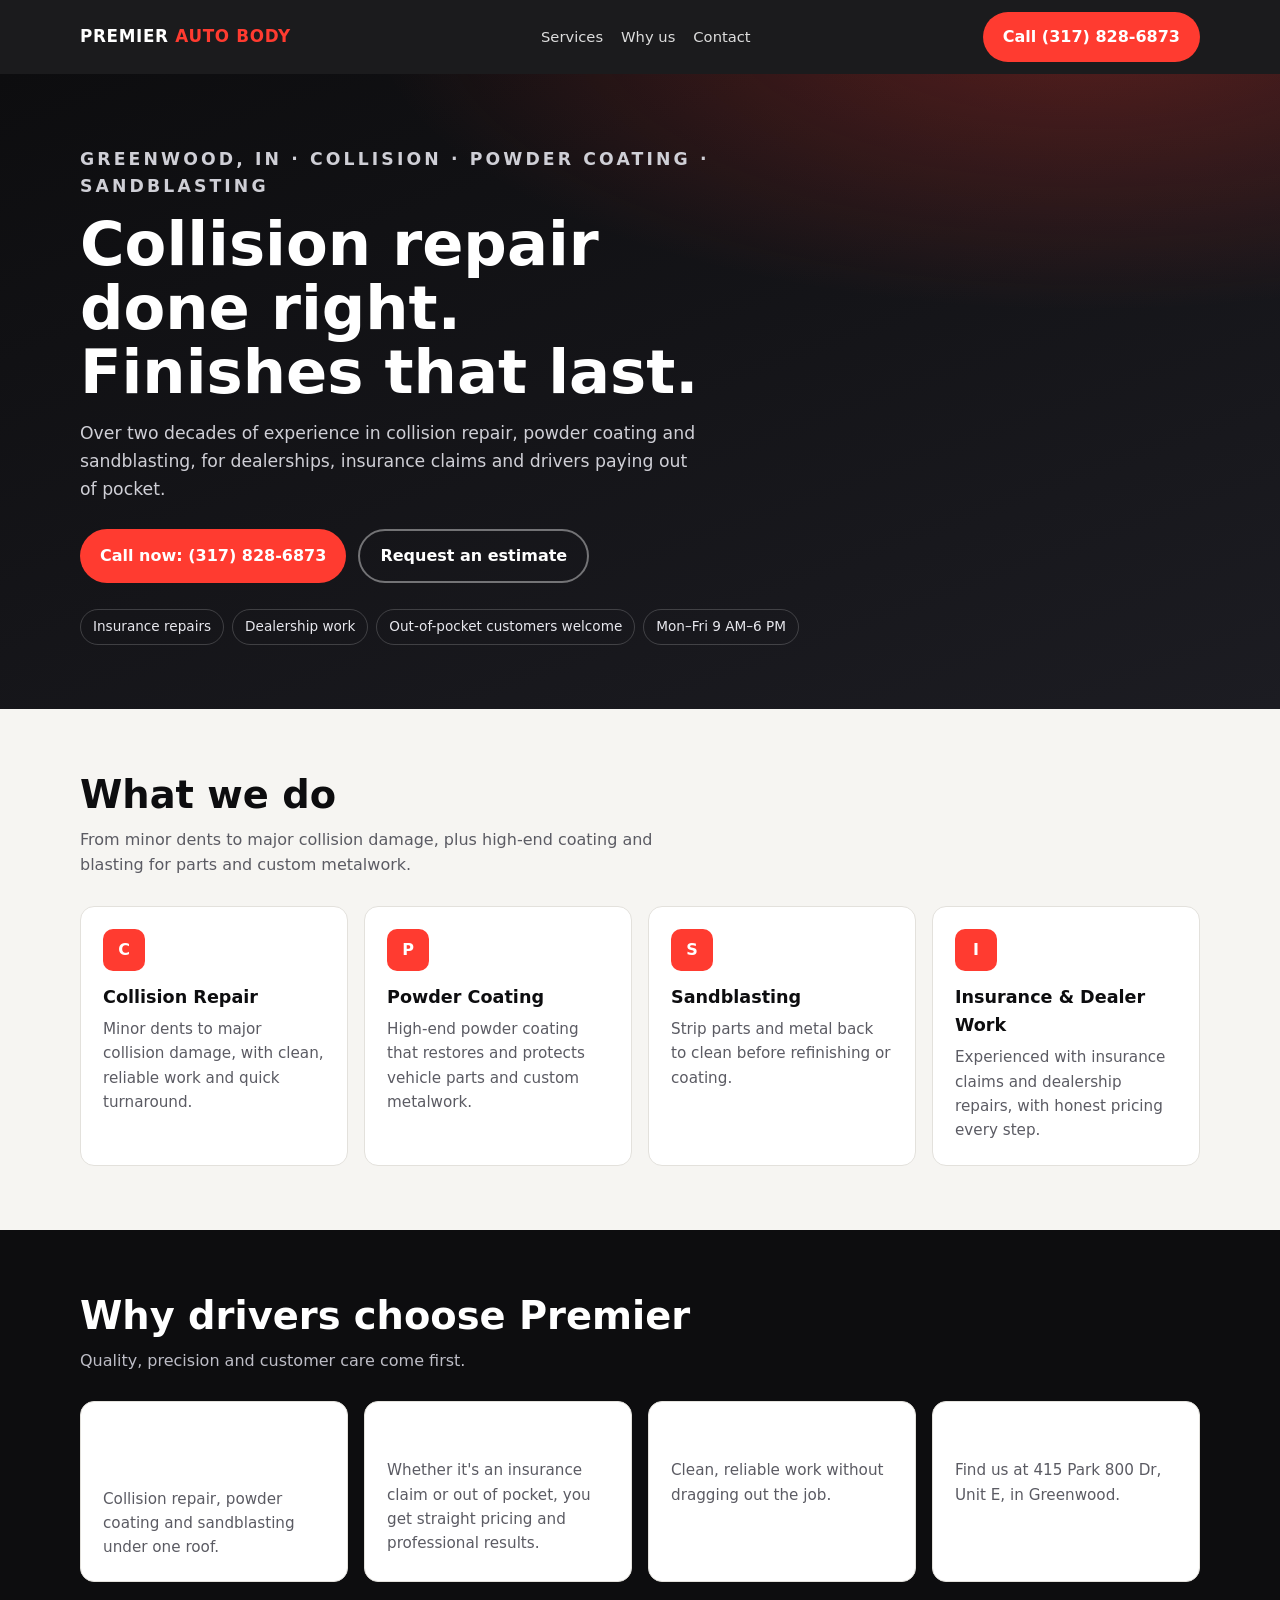
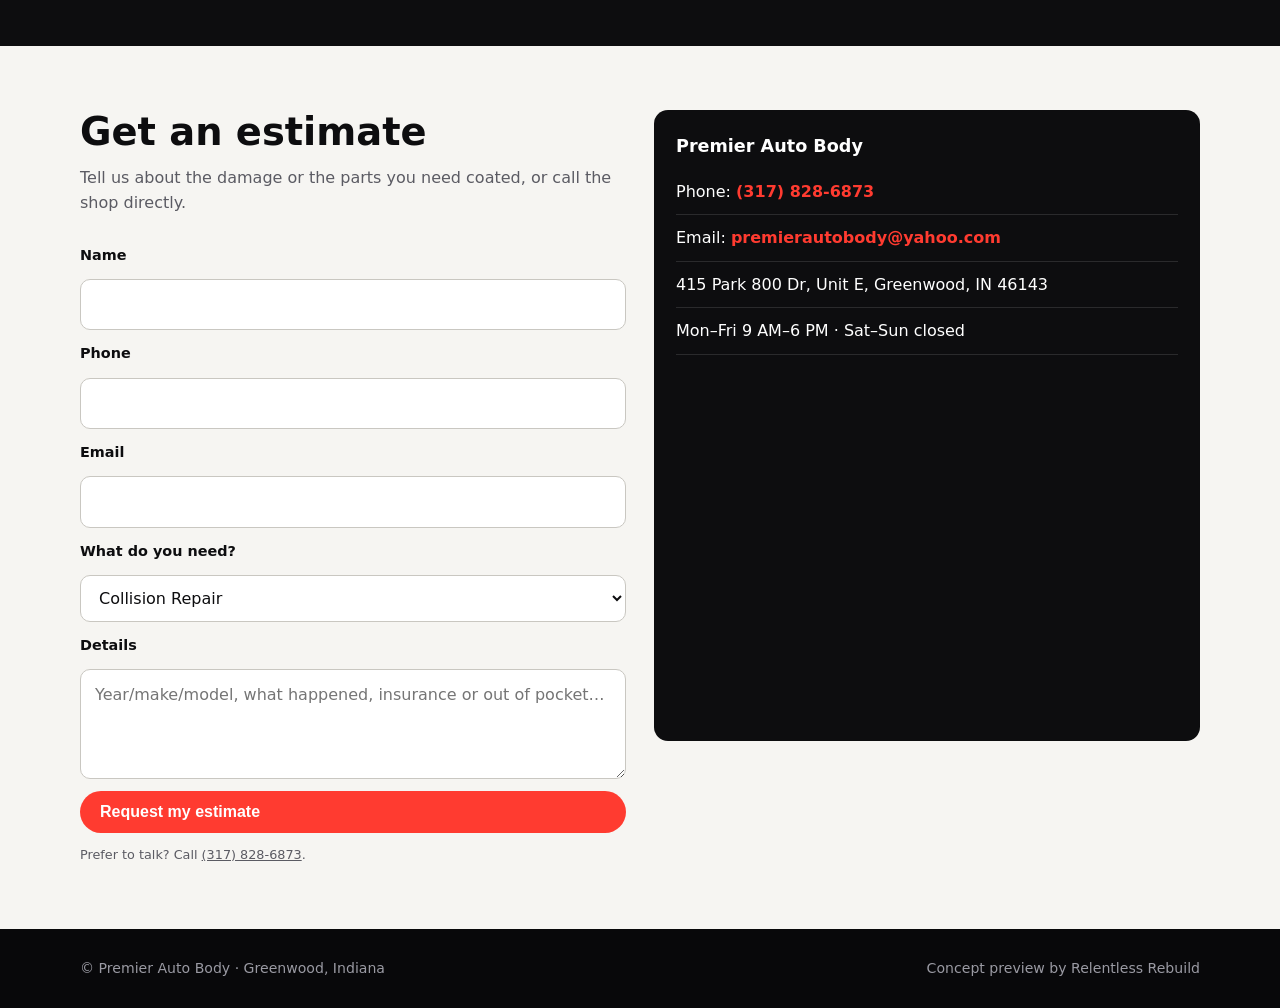
<file: premier-auto-body/index.html>
<!doctype html>
<html lang="en"><head>
<meta charset="utf-8"><meta name="viewport" content="width=device-width,initial-scale=1">
<title>Collision Repair, Powder Coating &amp; Sandblasting in Greenwood, IN | Premier Auto Body</title>
<meta name="description" content="Premier Auto Body in Greenwood, IN: collision repair, powder coating and sandblasting for dealerships, insurance repairs and individual drivers. 415 Park 800 Dr, Unit E. Call (317) 828-6873.">
<meta property="og:title" content="Collision Repair, Powder Coating &amp; Sandblasting in Greenwood, IN | Premier Auto Body"><meta property="og:description" content="Premier Auto Body in Greenwood, IN: collision repair, powder coating and sandblasting for dealerships, insurance repairs and individual drivers. 415 Park 800 Dr, Unit E. Call (317) 828-6873."><meta property="og:type" content="website">
<meta name="theme-color" content="#0d0d0f">
<link rel="stylesheet" href="styles.css">
<script type="application/ld+json">{"@context": "https://schema.org", "@type": "AutoBodyShop", "name": "Premier Auto Body", "telephone": "+13178286873", "areaServed": ["Greenwood, IN", "Indianapolis, IN"], "description": "Premier Auto Body in Greenwood, IN: collision repair, powder coating and sandblasting for dealerships, insurance repairs and individual drivers. 415 Park 800 Dr, Unit E. Call (317) 828-6873.", "email": "premierautobody@yahoo.com", "address": {"@type": "PostalAddress", "streetAddress": "415 Park 800 Dr, Unit E", "addressLocality": "Greenwood", "addressRegion": "IN", "postalCode": "46143", "addressCountry": "US"}, "openingHours": ["Mo-Fr 09:00-18:00"]}</script>
</head><body>
<header class="top"><div class="wrap">
<a class="logo" href="#top">Premier <span>Auto Body</span></a>
<nav aria-label="Main"><a href="#services">Services</a><a href="#why">Why us</a><a href="#contact">Contact</a></nav>
<a class="btn" href="tel:+13178286873" aria-label="Call Premier Auto Body at (317) 828-6873">Call (317) 828-6873</a>
</div></header>
<main id="top">
<section class="hero"><div class="wrap">
<p class="eyebrow">Greenwood, IN · Collision · Powder coating · Sandblasting</p>
<h1>Collision repair done right. Finishes that last.</h1>
<p>Over two decades of experience in collision repair, powder coating and sandblasting, for dealerships, insurance claims and drivers paying out of pocket.</p>
<div class="cta"><a class="btn" href="tel:+13178286873">Call now: (317) 828-6873</a><a class="btn ghost" href="#contact">Request an estimate</a></div>
<ul class="chips"><li>Insurance repairs</li><li>Dealership work</li><li>Out-of-pocket customers welcome</li><li>Mon–Fri 9 AM–6 PM</li></ul>
</div></section>
<section id="services"><div class="wrap">
<h2>What we do</h2><p class="lead">From minor dents to major collision damage, plus high-end coating and blasting for parts and custom metalwork.</p>
<div class="grid"><article class="card"><div class="ico" aria-hidden="true">C</div><h3>Collision Repair</h3><p>Minor dents to major collision damage, with clean, reliable work and quick turnaround.</p></article><article class="card"><div class="ico" aria-hidden="true">P</div><h3>Powder Coating</h3><p>High-end powder coating that restores and protects vehicle parts and custom metalwork.</p></article><article class="card"><div class="ico" aria-hidden="true">S</div><h3>Sandblasting</h3><p>Strip parts and metal back to clean before refinishing or coating.</p></article><article class="card"><div class="ico" aria-hidden="true">I</div><h3>Insurance &amp; Dealer Work</h3><p>Experienced with insurance claims and dealership repairs, with honest pricing every step.</p></article></div>
</div></section>
<section id="why" class="band"><div class="wrap">
<h2>Why drivers choose Premier</h2><p class="lead">Quality, precision and customer care come first.</p>
<div class="grid"><article class="card"><h3>Two decades of experience</h3><p>Collision repair, powder coating and sandblasting under one roof.</p></article><article class="card"><h3>Honest pricing</h3><p>Whether it&#x27;s an insurance claim or out of pocket, you get straight pricing and professional results.</p></article><article class="card"><h3>Quick turnaround</h3><p>Clean, reliable work without dragging out the job.</p></article><article class="card"><h3>Local to Greenwood</h3><p>Find us at 415 Park 800 Dr, Unit E, in Greenwood.</p></article></div>
</div></section>
<section id="contact"><div class="wrap split">
<div>
<h2>Get an estimate</h2><p class="lead">Tell us about the damage or the parts you need coated, or call the shop directly.</p>
<!-- Contact form: Formspree-ready. Replace YOUR_FORM_ID after creating a free form at formspree.io -->
<form action="https://formspree.io/f/YOUR_FORM_ID" method="POST">
<label for="n">Name</label><input id="n" name="name" autocomplete="name" required>
<label for="p">Phone</label><input id="p" name="phone" type="tel" autocomplete="tel" required>
<label for="em">Email</label><input id="em" name="email" type="email" autocomplete="email">
<label for="s">What do you need?</label><select id="s" name="service"><option>Collision Repair</option><option>Powder Coating</option><option>Sandblasting</option><option>Insurance &amp; Dealer Work</option><option>Something else</option></select>
<label for="m">Details</label><textarea id="m" name="message" placeholder="Year/make/model, what happened, insurance or out of pocket…"></textarea>
<button class="btn" type="submit">Request my estimate</button>
<p class="note">Prefer to talk? Call <a href="tel:+13178286873">(317) 828-6873</a>.</p>
</form>
</div>
<div class="band card" style="background:#0d0d0f;color:#fff;border:0">
<h3 style="margin-bottom:8px">Premier Auto Body</h3>
<ul class="facts"><li>Phone: <a href="tel:+13178286873">(317) 828-6873</a></li><li>Email: <a href="mailto:premierautobody@yahoo.com">premierautobody@yahoo.com</a></li><li>415 Park 800 Dr, Unit E, Greenwood, IN 46143</li><li>Mon–Fri 9 AM–6 PM · Sat–Sun closed</li></ul>
<iframe class="map" style="margin-top:16px" title="Map: 415 Park 800 Dr, Greenwood, IN 46143" loading="lazy" referrerpolicy="no-referrer-when-downgrade" src="https://maps.google.com/maps?q=415%20Park%20800%20Dr%2C%20Greenwood%2C%20IN%2046143&amp;z=15&amp;output=embed"></iframe>
</div>
</div></section>
</main>
<footer><div class="wrap"><span>© Premier Auto Body · Greenwood, Indiana</span><span>Concept preview by Relentless Rebuild</span></div></footer>
<div class="callbar"><a href="tel:+13178286873">Call (317) 828-6873</a><a href="#contact">Request an estimate</a></div>
<script>document.querySelector('form').addEventListener('submit',function(ev){if(this.action.indexOf('YOUR_FORM_ID')>-1){ev.preventDefault();alert('Concept preview: the form goes live once it is connected.');}});</script>
</body></html>
</file>
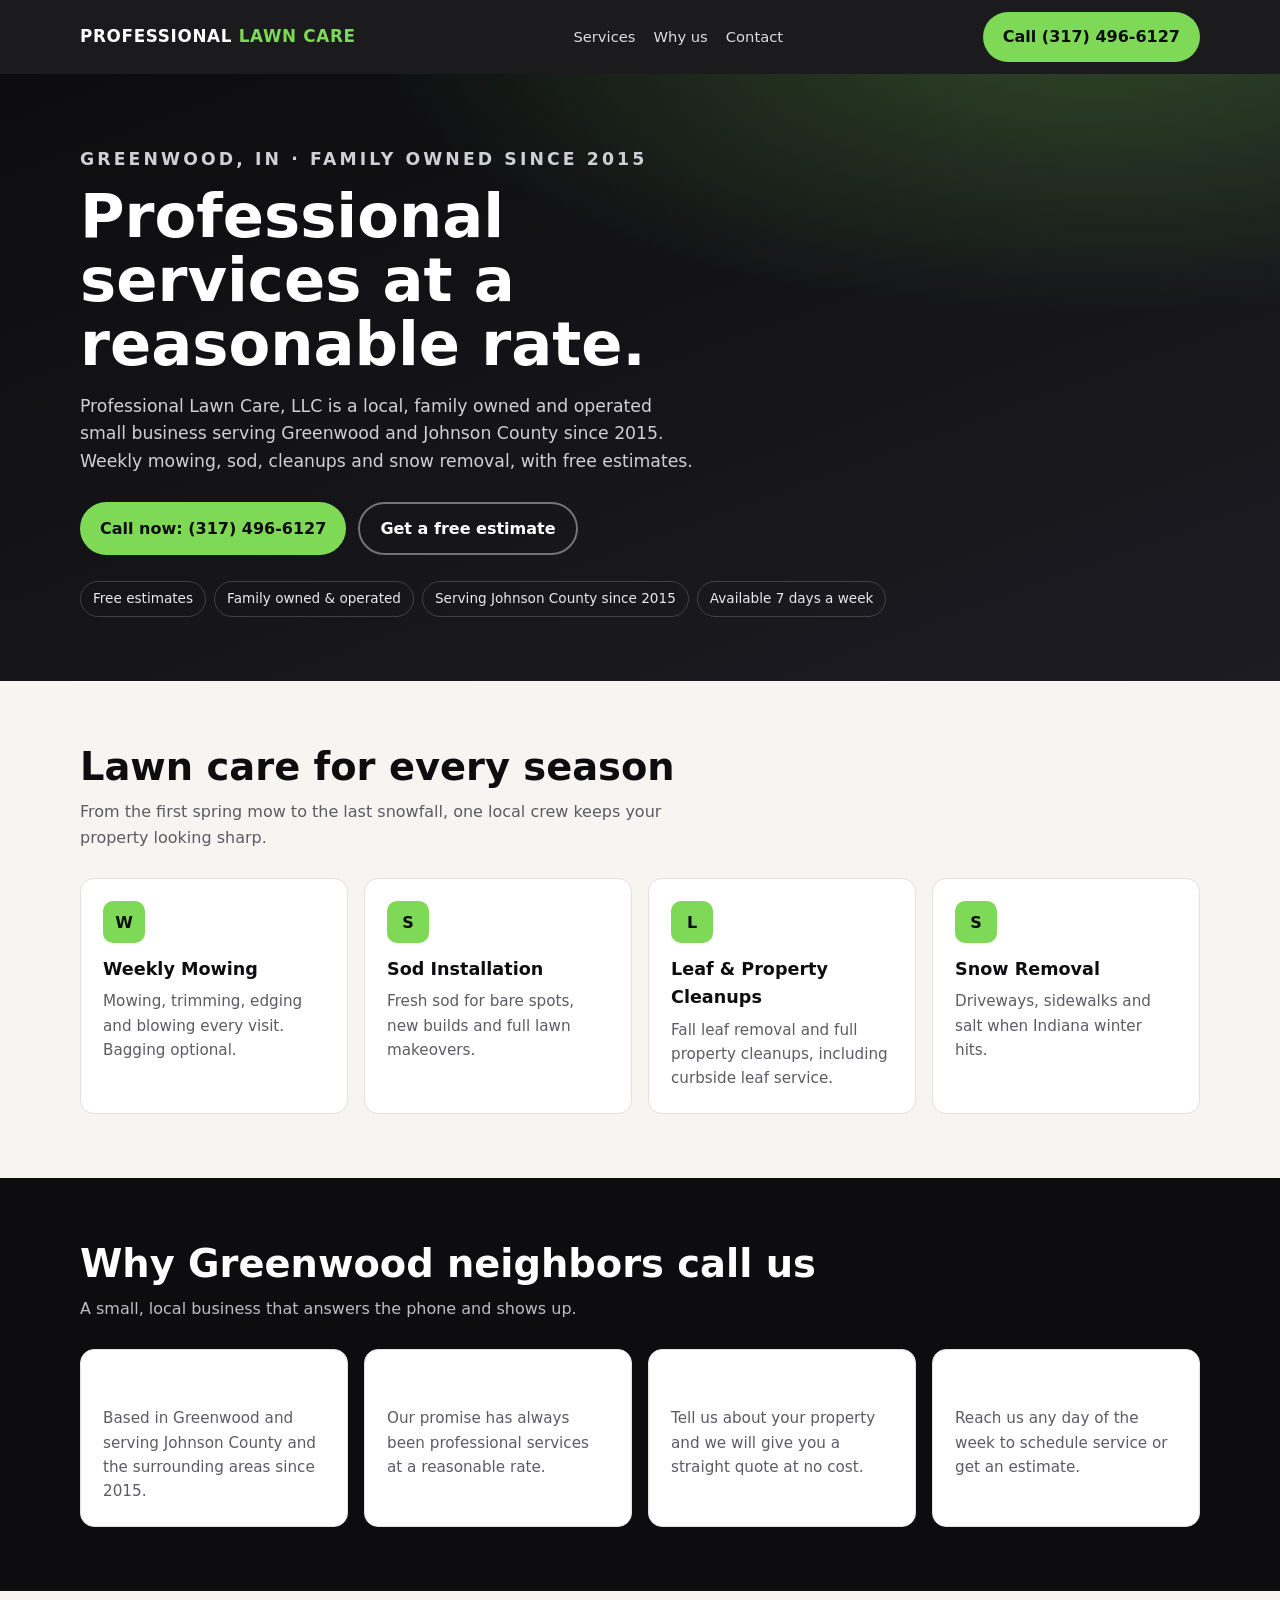
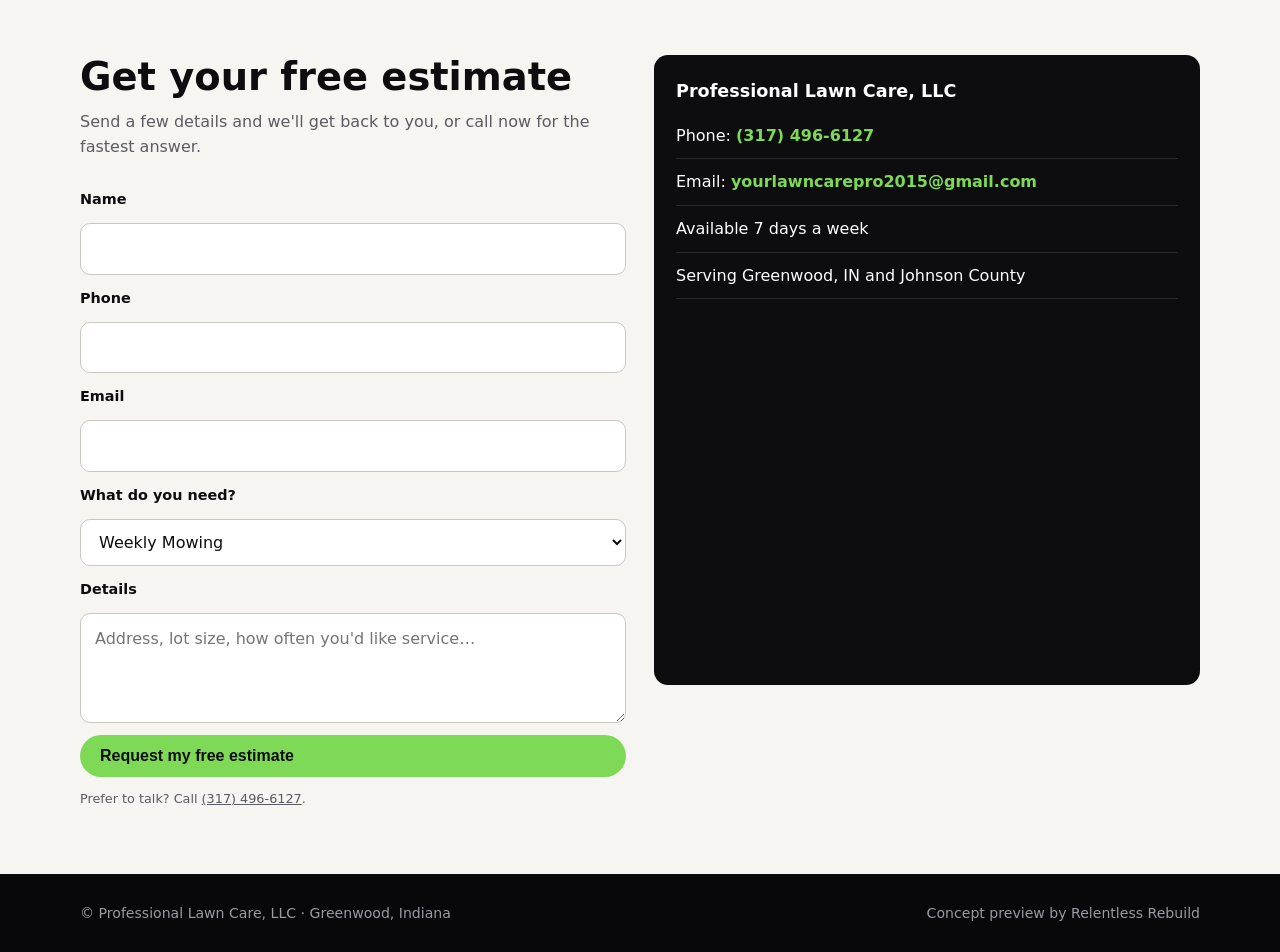
<file: professional-lawn-care-llc/index.html>
<!doctype html>
<html lang="en"><head>
<meta charset="utf-8"><meta name="viewport" content="width=device-width,initial-scale=1">
<title>Lawn Care, Mowing &amp; Snow Removal in Greenwood, IN | Professional Lawn Care, LLC</title>
<meta name="description" content="Family-owned lawn care in Greenwood, IN since 2015. Weekly mowing, sod installation, leaf cleanups and snow removal across Johnson County. Free estimates: (317) 496-6127.">
<meta property="og:title" content="Lawn Care, Mowing &amp; Snow Removal in Greenwood, IN | Professional Lawn Care, LLC"><meta property="og:description" content="Family-owned lawn care in Greenwood, IN since 2015. Weekly mowing, sod installation, leaf cleanups and snow removal across Johnson County. Free estimates: (317) 496-6127."><meta property="og:type" content="website">
<meta name="theme-color" content="#0d0d0f">
<link rel="stylesheet" href="styles.css">
<script type="application/ld+json">{"@context": "https://schema.org", "@type": "HomeAndConstructionBusiness", "name": "Professional Lawn Care, LLC", "telephone": "+13174966127", "areaServed": ["Greenwood, IN", "Johnson County, IN"], "description": "Family-owned lawn care in Greenwood, IN since 2015. Weekly mowing, sod installation, leaf cleanups and snow removal across Johnson County. Free estimates: (317) 496-6127.", "email": "yourlawncarepro2015@gmail.com", "address": {"@type": "PostalAddress", "addressLocality": "Greenwood", "addressRegion": "IN", "addressCountry": "US"}}</script>
</head><body>
<header class="top"><div class="wrap">
<a class="logo" href="#top">Professional <span>Lawn Care</span></a>
<nav aria-label="Main"><a href="#services">Services</a><a href="#why">Why us</a><a href="#contact">Contact</a></nav>
<a class="btn" href="tel:+13174966127" aria-label="Call Professional Lawn Care, LLC at (317) 496-6127">Call (317) 496-6127</a>
</div></header>
<main id="top">
<section class="hero"><div class="wrap">
<p class="eyebrow">Greenwood, IN · Family owned since 2015</p>
<h1>Professional services at a reasonable rate.</h1>
<p>Professional Lawn Care, LLC is a local, family owned and operated small business serving Greenwood and Johnson County since 2015. Weekly mowing, sod, cleanups and snow removal, with free estimates.</p>
<div class="cta"><a class="btn" href="tel:+13174966127">Call now: (317) 496-6127</a><a class="btn ghost" href="#contact">Get a free estimate</a></div>
<ul class="chips"><li>Free estimates</li><li>Family owned &amp; operated</li><li>Serving Johnson County since 2015</li><li>Available 7 days a week</li></ul>
</div></section>
<section id="services"><div class="wrap">
<h2>Lawn care for every season</h2><p class="lead">From the first spring mow to the last snowfall, one local crew keeps your property looking sharp.</p>
<div class="grid"><article class="card"><div class="ico" aria-hidden="true">W</div><h3>Weekly Mowing</h3><p>Mowing, trimming, edging and blowing every visit. Bagging optional.</p></article><article class="card"><div class="ico" aria-hidden="true">S</div><h3>Sod Installation</h3><p>Fresh sod for bare spots, new builds and full lawn makeovers.</p></article><article class="card"><div class="ico" aria-hidden="true">L</div><h3>Leaf &amp; Property Cleanups</h3><p>Fall leaf removal and full property cleanups, including curbside leaf service.</p></article><article class="card"><div class="ico" aria-hidden="true">S</div><h3>Snow Removal</h3><p>Driveways, sidewalks and salt when Indiana winter hits.</p></article></div>
</div></section>
<section id="why" class="band"><div class="wrap">
<h2>Why Greenwood neighbors call us</h2><p class="lead">A small, local business that answers the phone and shows up.</p>
<div class="grid"><article class="card"><h3>Local &amp; family owned</h3><p>Based in Greenwood and serving Johnson County and the surrounding areas since 2015.</p></article><article class="card"><h3>Fair pricing</h3><p>Our promise has always been professional services at a reasonable rate.</p></article><article class="card"><h3>Free estimates</h3><p>Tell us about your property and we will give you a straight quote at no cost.</p></article><article class="card"><h3>7 days a week</h3><p>Reach us any day of the week to schedule service or get an estimate.</p></article></div>
</div></section>
<section id="contact"><div class="wrap split">
<div>
<h2>Get your free estimate</h2><p class="lead">Send a few details and we&#x27;ll get back to you, or call now for the fastest answer.</p>
<!-- Contact form: Formspree-ready. Replace YOUR_FORM_ID after creating a free form at formspree.io -->
<form action="https://formspree.io/f/YOUR_FORM_ID" method="POST">
<label for="n">Name</label><input id="n" name="name" autocomplete="name" required>
<label for="p">Phone</label><input id="p" name="phone" type="tel" autocomplete="tel" required>
<label for="em">Email</label><input id="em" name="email" type="email" autocomplete="email">
<label for="s">What do you need?</label><select id="s" name="service"><option>Weekly Mowing</option><option>Sod Installation</option><option>Leaf &amp; Property Cleanups</option><option>Snow Removal</option><option>Something else</option></select>
<label for="m">Details</label><textarea id="m" name="message" placeholder="Address, lot size, how often you&#x27;d like service…"></textarea>
<button class="btn" type="submit">Request my free estimate</button>
<p class="note">Prefer to talk? Call <a href="tel:+13174966127">(317) 496-6127</a>.</p>
</form>
</div>
<div class="band card" style="background:#0d0d0f;color:#fff;border:0">
<h3 style="margin-bottom:8px">Professional Lawn Care, LLC</h3>
<ul class="facts"><li>Phone: <a href="tel:+13174966127">(317) 496-6127</a></li><li>Email: <a href="mailto:yourlawncarepro2015@gmail.com">yourlawncarepro2015@gmail.com</a></li><li>Available 7 days a week</li><li>Serving Greenwood, IN and Johnson County</li></ul>
<iframe class="map" style="margin-top:16px" title="Map: Greenwood, IN" loading="lazy" referrerpolicy="no-referrer-when-downgrade" src="https://maps.google.com/maps?q=Greenwood%2C%20IN&amp;z=12&amp;output=embed"></iframe>
</div>
</div></section>
</main>
<footer><div class="wrap"><span>© Professional Lawn Care, LLC · Greenwood, Indiana</span><span>Concept preview by Relentless Rebuild</span></div></footer>
<div class="callbar"><a href="tel:+13174966127">Call (317) 496-6127</a><a href="#contact">Get a free estimate</a></div>
<script>document.querySelector('form').addEventListener('submit',function(ev){if(this.action.indexOf('YOUR_FORM_ID')>-1){ev.preventDefault();alert('Concept preview: the form goes live once it is connected.');}});</script>
</body></html>
</file>
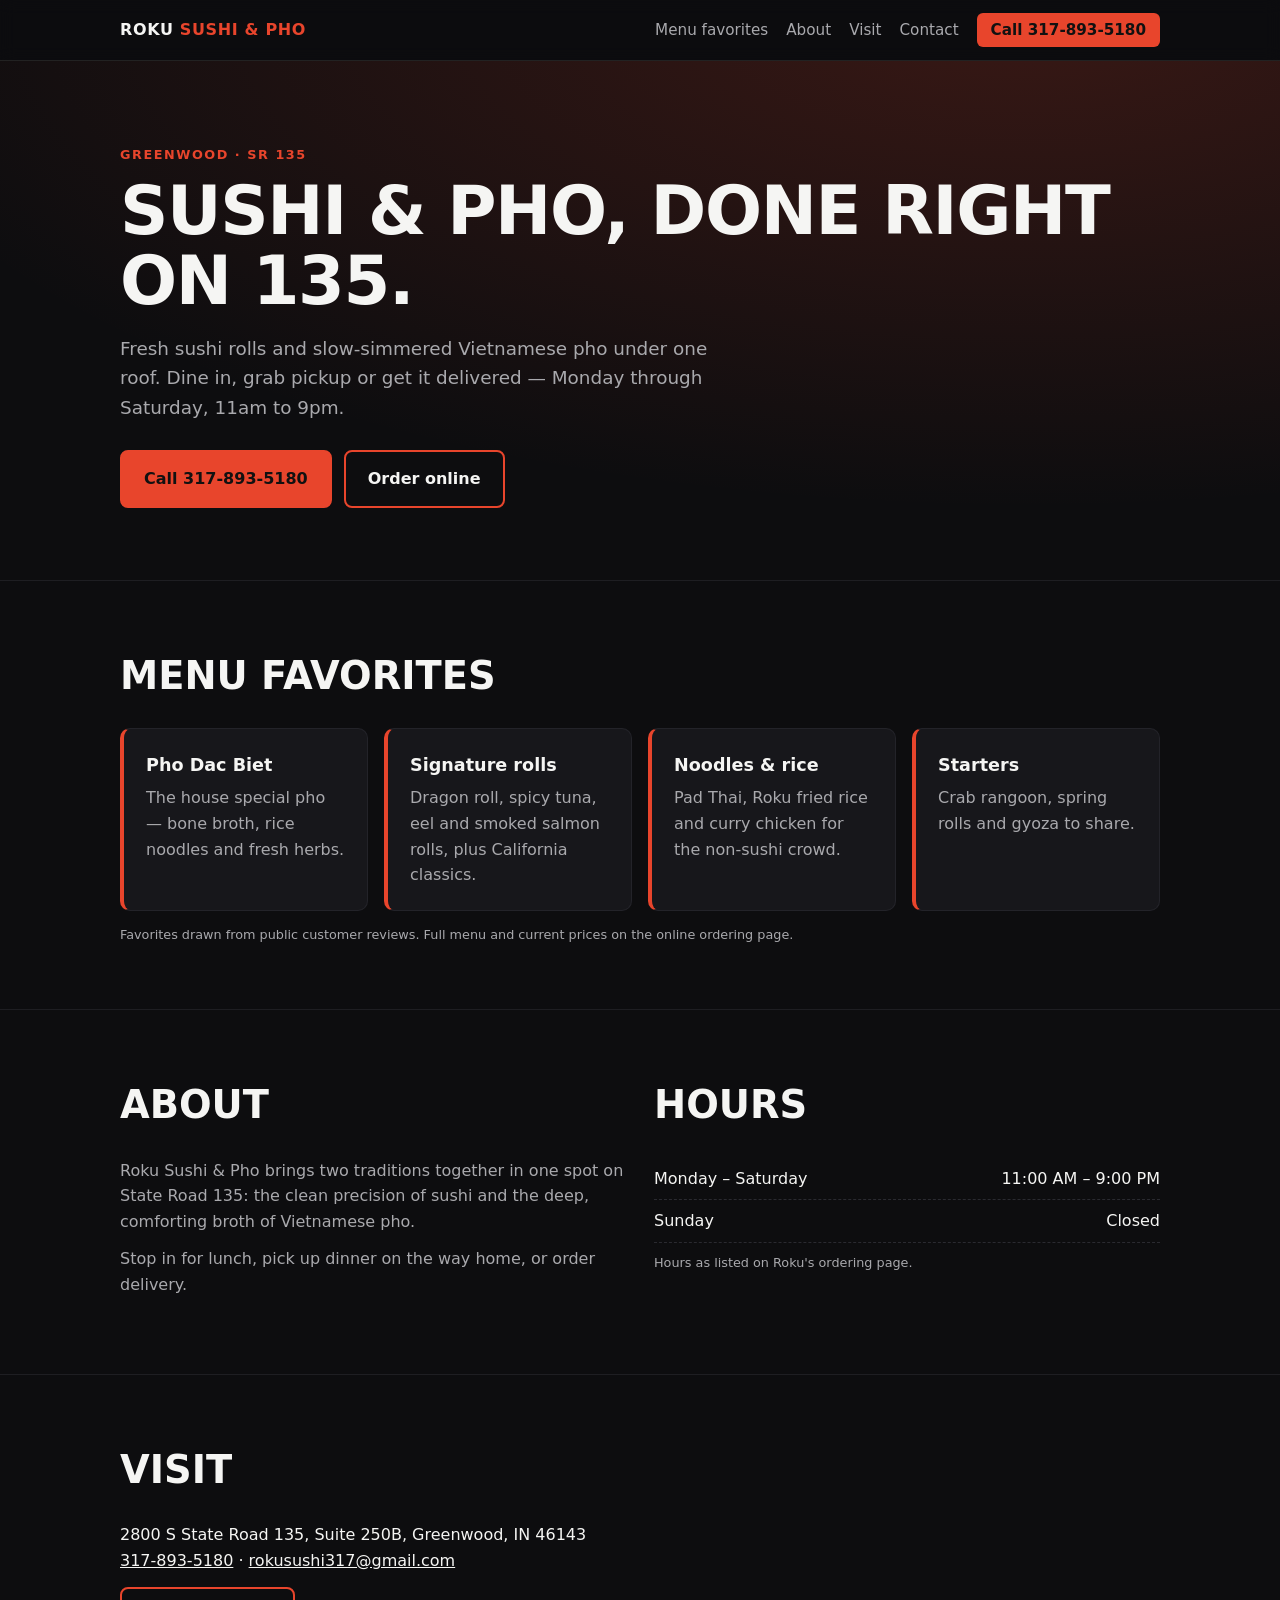
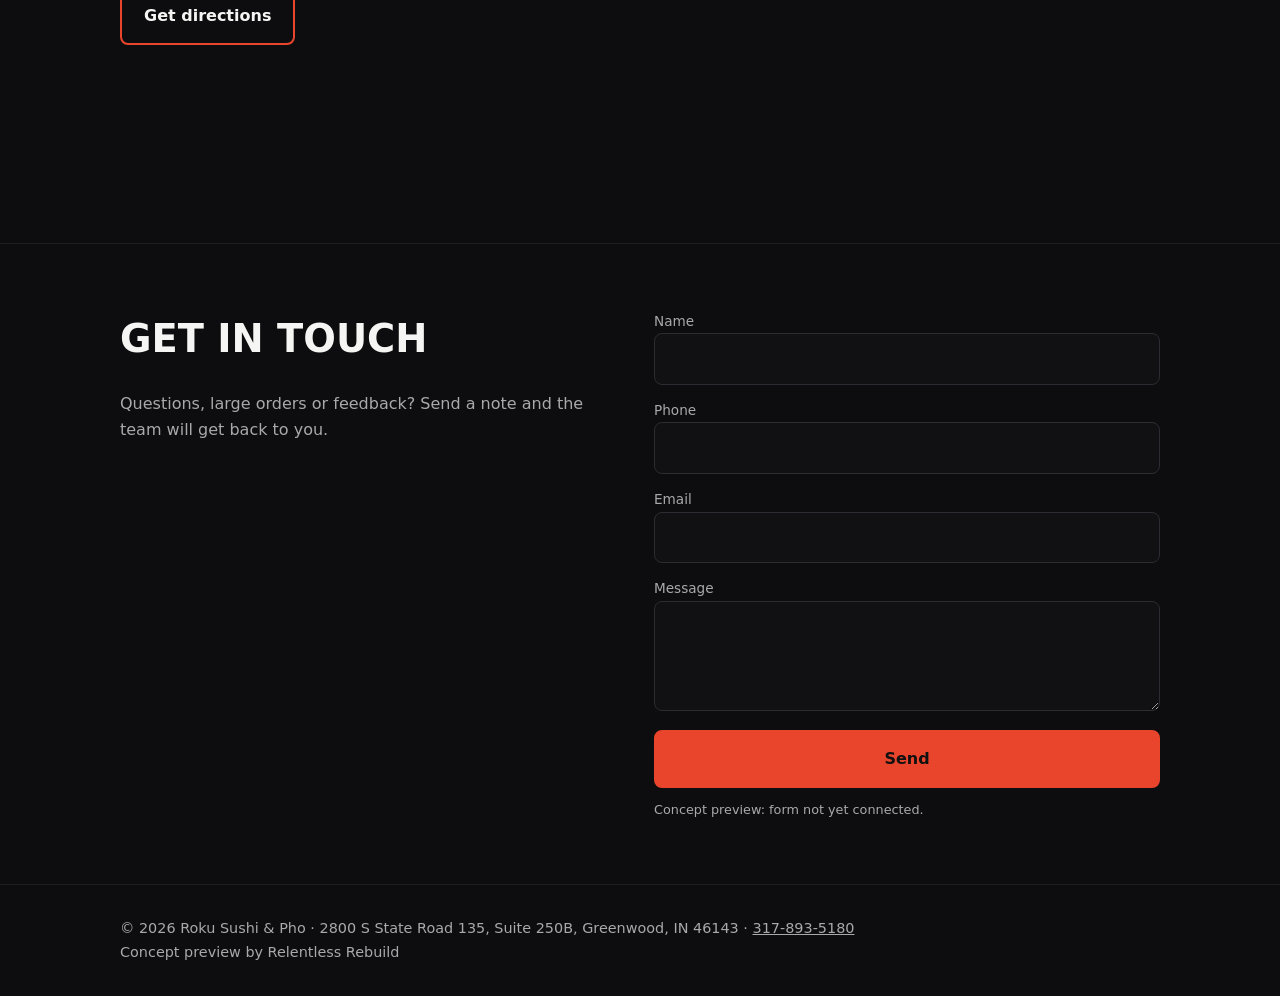
<file: roku-sushi-pho/index.html>
<!doctype html>
<html lang="en"><head>
<meta charset="utf-8"><meta name="viewport" content="width=device-width,initial-scale=1">
<title>Roku Sushi &amp; Pho | Sushi, Pho &amp; Noodles on SR 135 in Greenwood, IN</title>
<meta name="description" content="Sushi rolls, Vietnamese pho, noodles and fried rice on SR 135 in Greenwood, Indiana. Open Mon–Sat 11am–9pm. Dine in, pickup or delivery. Call 317-893-5180.">
<link rel="canonical" href="https://mikedowney2024.github.io/relentless-rebuild/roku-sushi-pho/">
<meta property="og:title" content="Roku Sushi &amp; Pho | Sushi, Pho &amp; Noodles on SR 135 in Greenwood, IN"><meta property="og:description" content="Sushi rolls, Vietnamese pho, noodles and fried rice on SR 135 in Greenwood, Indiana. Open Mon–Sat 11am–9pm. Dine in, pickup or delivery. Call 317-893-5180."><meta property="og:type" content="website">
<meta name="theme-color" content="#e8452c">
<script type="application/ld+json">{"@context": "https://schema.org", "@type": "Restaurant", "name": "Roku Sushi & Pho", "telephone": "+13178935180", "address": {"@type": "PostalAddress", "streetAddress": "2800 S State Road 135, Suite 250B", "addressLocality": "Greenwood", "addressRegion": "IN", "postalCode": "46143", "addressCountry": "US"}, "areaServed": "Greenwood, IN", "email": "rokusushi317@gmail.com", "openingHours": "Mo-Sa 11:00-21:00", "servesCuisine": ["Sushi", "Vietnamese", "Pho"], "hasMenu": "https://rokusushiandpho.myrestaurantops.co/"}</script>
<style>
:root{--bg:#0d0d0f;--fg:#f5f5f3;--mut:#a9a9ad;--ac:#e8452c;--card:#17171b}
*{box-sizing:border-box;margin:0}html{scroll-behavior:smooth}
body{font:16px/1.6 system-ui,-apple-system,"Segoe UI",Roboto,sans-serif;background:var(--bg);color:var(--fg)}
a{color:inherit}.wrap{max-width:1080px;margin:auto;padding:0 20px}
header{position:sticky;top:0;z-index:9;background:rgba(13,13,15,.92);backdrop-filter:blur(8px);border-bottom:1px solid #222}
.nav{display:flex;align-items:center;justify-content:space-between;height:60px}
.logo{font-weight:900;letter-spacing:.04em;text-transform:uppercase;text-decoration:none}.logo b{color:var(--ac)}
.nav nav a{margin-left:18px;text-decoration:none;color:var(--mut);font-size:.95rem}.nav nav a:hover{color:var(--fg)}
@media(max-width:700px){.nav nav a:not(.call){display:none}}
.call{background:var(--ac);color:#111!important;padding:8px 14px;border-radius:6px;font-weight:700}
.hero{padding:84px 0 72px;background:radial-gradient(1200px 500px at 80% -10%,#e8452c33,transparent),var(--bg)}
.kicker{color:var(--ac);font-weight:700;text-transform:uppercase;letter-spacing:.12em;font-size:.8rem}
h1{font-size:clamp(2.2rem,7vw,4.2rem);line-height:1.03;font-weight:900;letter-spacing:-.02em;margin:12px 0 18px;text-transform:uppercase}
.lead{font-size:1.15rem;color:var(--mut);max-width:620px}
.btns{display:flex;gap:12px;flex-wrap:wrap;margin-top:28px}
.btn{display:inline-block;padding:14px 22px;border-radius:8px;font-weight:800;text-decoration:none;background:var(--ac);color:#111;border:2px solid var(--ac)}
.btn.ghost{background:transparent;color:var(--fg)}
section{padding:64px 0;border-top:1px solid #1e1e22}
h2{font-size:clamp(1.6rem,4vw,2.4rem);font-weight:900;text-transform:uppercase;margin-bottom:22px}
.grid{display:grid;gap:16px;grid-template-columns:repeat(auto-fit,minmax(230px,1fr))}
.card{background:var(--card);border:1px solid #232329;border-left:4px solid var(--ac);padding:22px;border-radius:10px}
.card h3{font-size:1.1rem;margin-bottom:6px}.card p{color:var(--mut)}
.two{display:grid;gap:28px;grid-template-columns:1fr}@media(min-width:820px){.two{grid-template-columns:1fr 1fr}}
.hours{list-style:none;padding:0;margin-top:14px}.hours li{display:flex;justify-content:space-between;border-bottom:1px dashed #2a2a30;padding:8px 0}
iframe{width:100%;height:340px;border:0;border-radius:10px;filter:grayscale(.3)}
form{display:grid;gap:12px}label{font-size:.85rem;color:var(--mut)}
input,textarea,select{width:100%;padding:12px;border-radius:8px;border:1px solid #2c2c33;background:#111114;color:var(--fg);font:inherit}
textarea{min-height:110px}button{cursor:pointer;font:inherit}
.note{font-size:.8rem;color:var(--mut)}
footer{padding:32px 0 90px;color:var(--mut);font-size:.9rem;border-top:1px solid #1e1e22}
.sticky{position:fixed;left:0;right:0;bottom:0;display:flex;gap:8px;padding:10px;background:#0d0d0fee;border-top:1px solid #222}
.sticky a{flex:1;text-align:center;padding:12px;border-radius:8px;font-weight:800;text-decoration:none;background:var(--ac);color:#111}
.sticky a.alt{background:#222;color:var(--fg)}@media(min-width:820px){.sticky{display:none}footer{padding-bottom:32px}}
</style></head>
<body>
<header><div class="wrap nav"><a class="logo" href="#top">Roku <b>Sushi &amp; Pho</b></a>
<nav><a href="#services">Menu favorites</a><a href="#about">About</a><a href="#visit">Visit</a><a href="#contact">Contact</a><a class="call" href="tel:+13178935180">Call 317-893-5180</a></nav></div></header>
<main id="top">
<section class="hero" style="border-top:0"><div class="wrap">
<div class="kicker">Greenwood · SR 135</div>
<h1>Sushi &amp; pho, done right on 135.</h1>
<p class="lead">Fresh sushi rolls and slow-simmered Vietnamese pho under one roof. Dine in, grab pickup or get it delivered — Monday through Saturday, 11am to 9pm.</p>
<div class="btns"><a class="btn" href="tel:+13178935180">Call 317-893-5180</a><a class="btn ghost" href="https://rokusushiandpho.myrestaurantops.co/">Order online</a></div>
</div></section>
<section id="services"><div class="wrap"><h2>Menu favorites</h2><div class="grid"><article class="card"><h3>Pho Dac Biet</h3><p>The house special pho — bone broth, rice noodles and fresh herbs.</p></article><article class="card"><h3>Signature rolls</h3><p>Dragon roll, spicy tuna, eel and smoked salmon rolls, plus California classics.</p></article><article class="card"><h3>Noodles &amp; rice</h3><p>Pad Thai, Roku fried rice and curry chicken for the non-sushi crowd.</p></article><article class="card"><h3>Starters</h3><p>Crab rangoon, spring rolls and gyoza to share.</p></article></div>
<p class="note" style="margin-top:14px">Favorites drawn from public customer reviews. Full menu and current prices on the online ordering page.</p></div></section>
<section id="about"><div class="wrap two"><div><h2>About</h2><p style="margin-bottom:12px;color:var(--mut)">Roku Sushi &amp; Pho brings two traditions together in one spot on State Road 135: the clean precision of sushi and the deep, comforting broth of Vietnamese pho.</p><p style="margin-bottom:12px;color:var(--mut)">Stop in for lunch, pick up dinner on the way home, or order delivery.</p></div>
<div><h2>Hours</h2><ul class="hours"><li><span>Monday – Saturday</span><span>11:00 AM – 9:00 PM</span></li><li><span>Sunday</span><span>Closed</span></li></ul><p class="note" style="margin-top:10px">Hours as listed on Roku&#x27;s ordering page.</p></div></div></section>
<section id="visit"><div class="wrap two"><div><h2>Visit</h2><p>2800 S State Road 135, Suite 250B, Greenwood, IN 46143</p><p><a href="tel:+13178935180">317-893-5180</a> · <a href="mailto:rokusushi317@gmail.com">rokusushi317@gmail.com</a></p>
<p style="margin-top:14px"><a class="btn ghost" href="https://www.google.com/maps/dir/?api=1&destination=2800%20S%20State%20Road%20135%2C%20Suite%20250B%2C%20Greenwood%2C%20IN%2046143" rel="noopener">Get directions</a></p></div>
<iframe title="Map to Roku Sushi &amp; Pho" loading="lazy" referrerpolicy="no-referrer-when-downgrade" src="https://www.google.com/maps?q=2800%20S%20State%20Road%20135%2C%20Suite%20250B%2C%20Greenwood%2C%20IN%2046143&output=embed"></iframe></div></section>
<section id="contact"><div class="wrap two"><div><h2>Get in touch</h2><p style="color:var(--mut)">Questions, large orders or feedback? Send a note and the team will get back to you.</p></div>
<!-- Formspree-ready: replace YOUR_FORM_ID with the business's Formspree form id before launch -->
<form action="https://formspree.io/f/YOUR_FORM_ID" method="POST">
<div><label for="n">Name</label><input id="n" name="name" required autocomplete="name"></div>
<div><label for="p">Phone</label><input id="p" name="phone" type="tel" autocomplete="tel"></div>
<div><label for="e">Email</label><input id="e" name="email" type="email" required autocomplete="email"></div>

<div><label for="m">Message</label><textarea id="m" name="message" required></textarea></div>
<button class="btn" type="submit">Send</button>
<p class="note">Concept preview: form not yet connected.</p></form></div></section>
</main>
<footer><div class="wrap">© <span id="y"></span> Roku Sushi &amp; Pho · 2800 S State Road 135, Suite 250B, Greenwood, IN 46143 · <a href="tel:+13178935180">317-893-5180</a><br>Concept preview by Relentless Rebuild</div></footer>
<div class="sticky"><a href="tel:+13178935180">Call</a><a class="alt" href="https://www.google.com/maps/dir/?api=1&destination=2800%20S%20State%20Road%20135%2C%20Suite%20250B%2C%20Greenwood%2C%20IN%2046143">Directions</a></div>
<script>document.getElementById('y').textContent=new Date().getFullYear()</script>
</body></html>
</file>
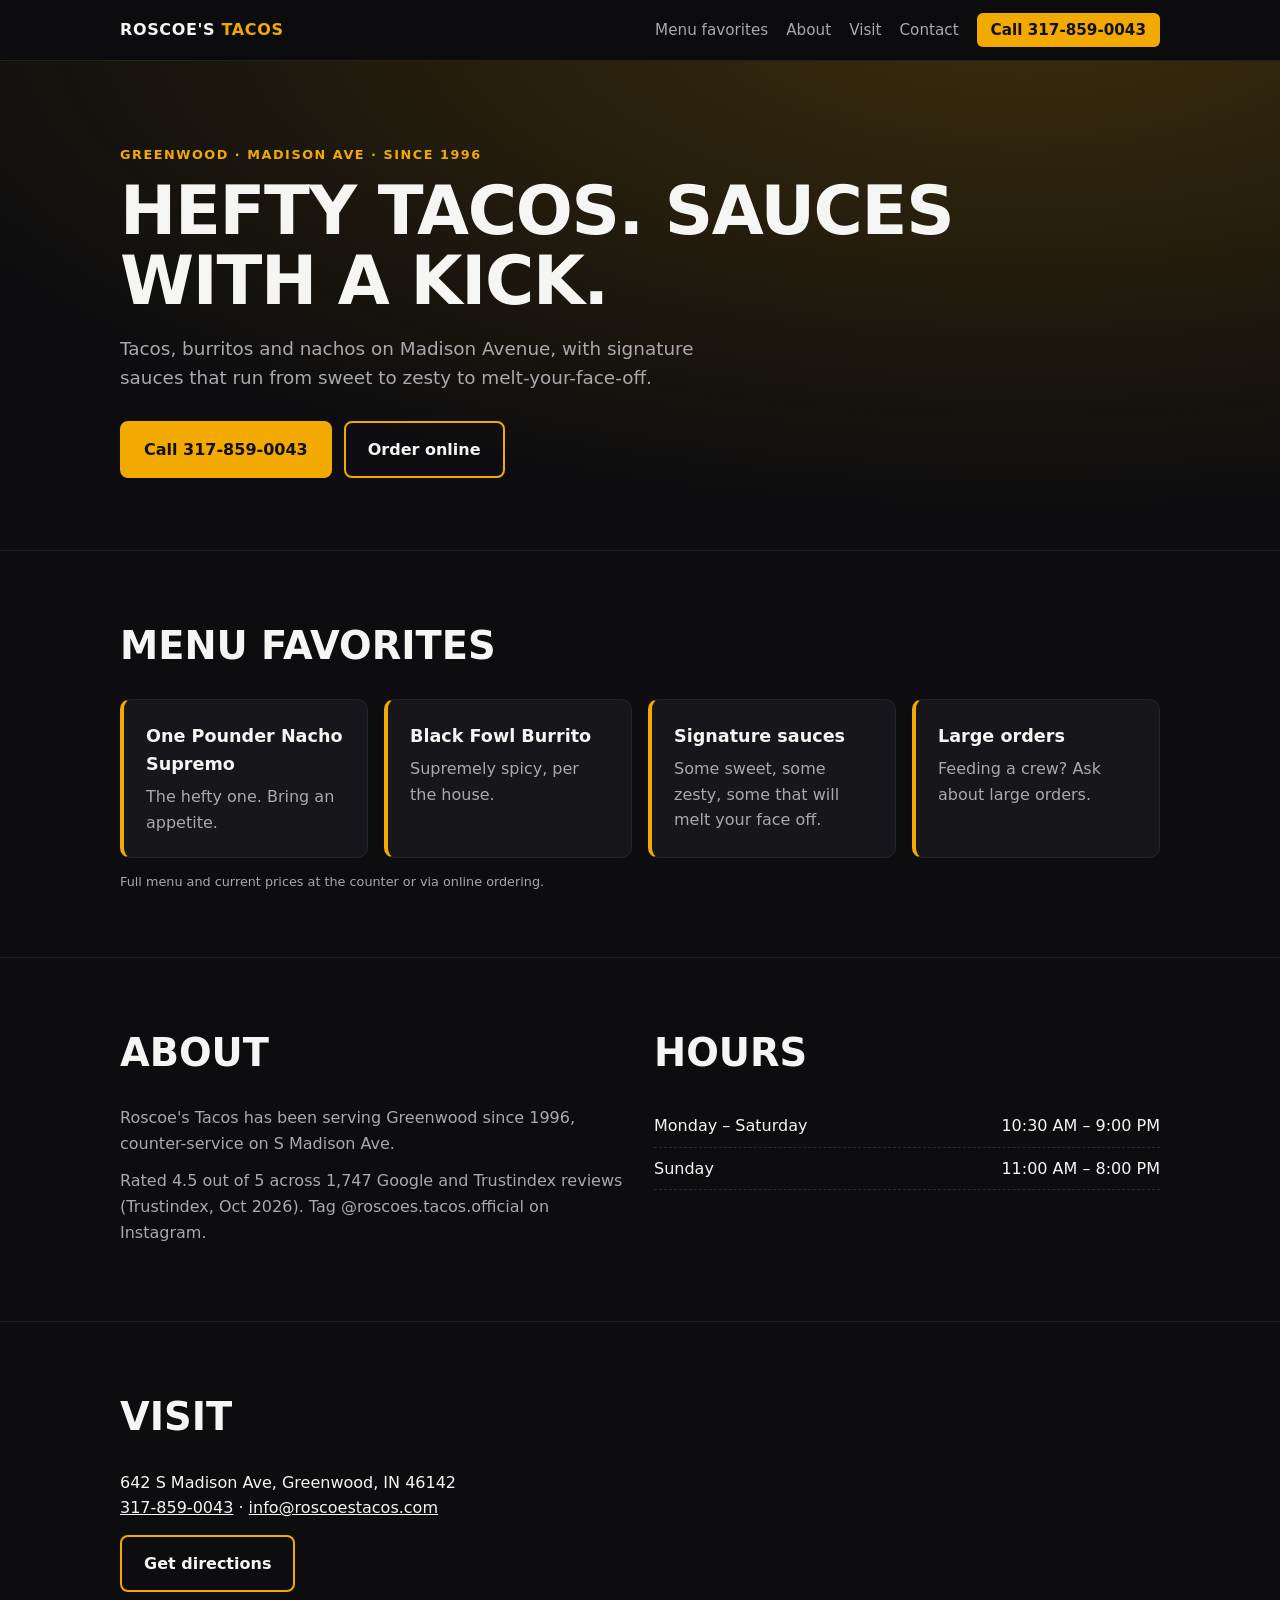
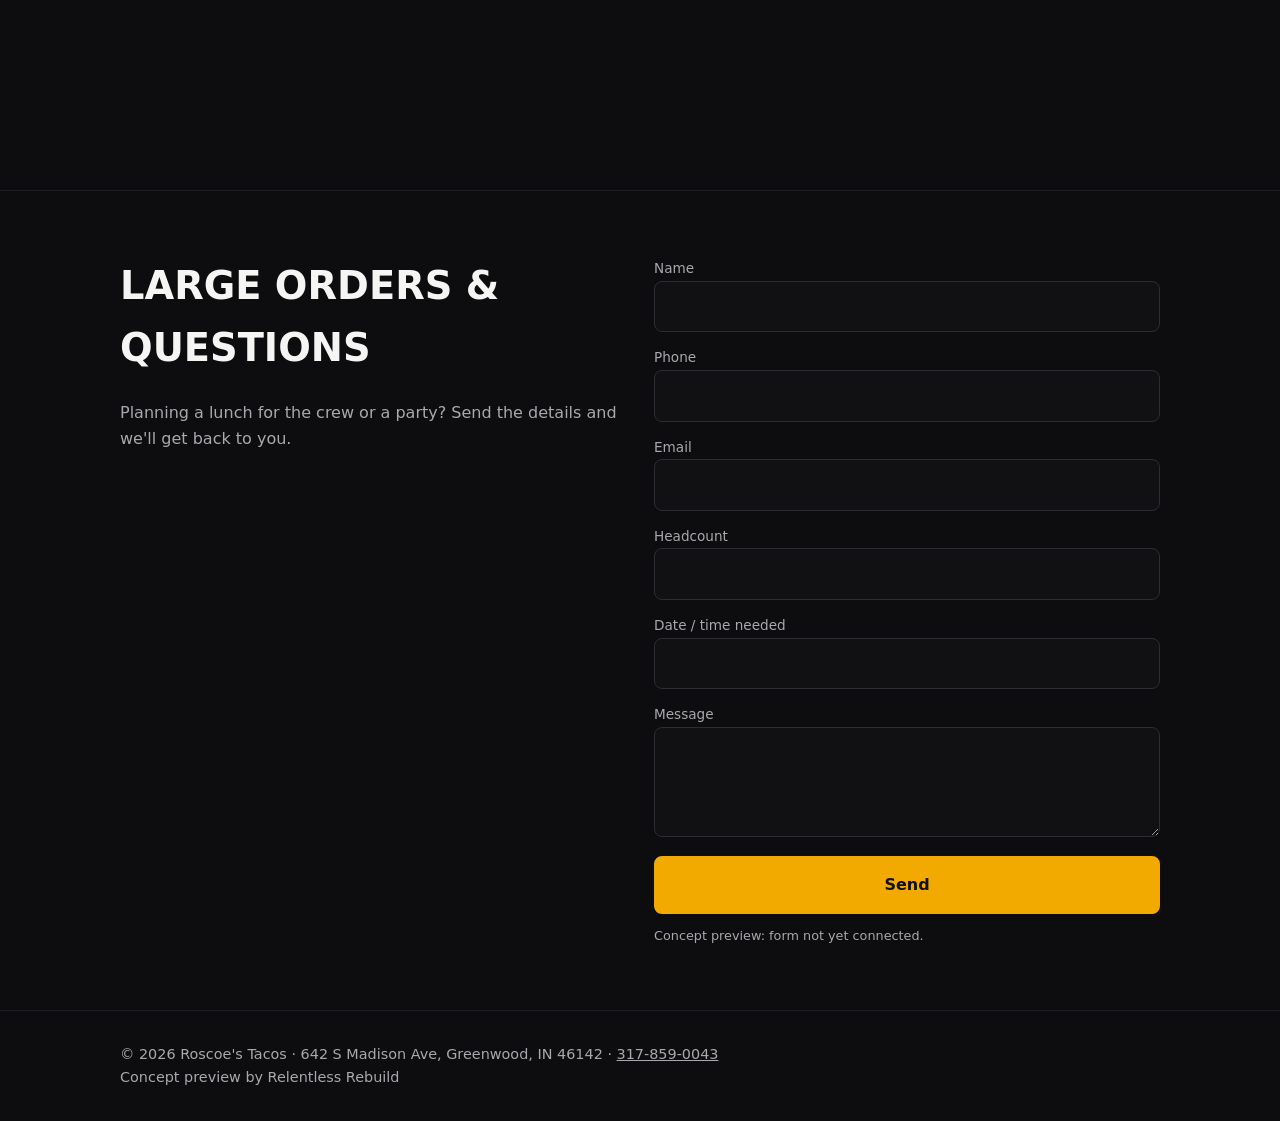
<file: roscoes-tacos/index.html>
<!doctype html>
<html lang="en"><head>
<meta charset="utf-8"><meta name="viewport" content="width=device-width,initial-scale=1">
<title>Roscoe&#x27;s Tacos | Tacos, Burritos &amp; Nachos on Madison Ave in Greenwood, IN</title>
<meta name="description" content="Roscoe&#x27;s Tacos at 642 S Madison Ave in Greenwood, Indiana: tacos, burritos, the One Pounder Nacho Supremo and house signature sauces. Order online or call 317-859-0043.">
<link rel="canonical" href="https://mikedowney2024.github.io/relentless-rebuild/roscoes-tacos/">
<meta property="og:title" content="Roscoe&#x27;s Tacos | Tacos, Burritos &amp; Nachos on Madison Ave in Greenwood, IN"><meta property="og:description" content="Roscoe&#x27;s Tacos at 642 S Madison Ave in Greenwood, Indiana: tacos, burritos, the One Pounder Nacho Supremo and house signature sauces. Order online or call 317-859-0043."><meta property="og:type" content="website">
<meta name="theme-color" content="#f2a900">
<script type="application/ld+json">{"@context": "https://schema.org", "@type": "Restaurant", "name": "Roscoe's Tacos", "telephone": "+13178590043", "address": {"@type": "PostalAddress", "streetAddress": "642 S Madison Ave", "addressLocality": "Greenwood", "addressRegion": "IN", "postalCode": "46142", "addressCountry": "US"}, "areaServed": "Greenwood, IN", "email": "info@roscoestacos.com", "openingHours": ["Mo-Sa 10:30-21:00", "Su 11:00-20:00"], "servesCuisine": ["Tacos", "Tex-Mex"]}</script>
<style>
:root{--bg:#0d0d0f;--fg:#f5f5f3;--mut:#a9a9ad;--ac:#f2a900;--card:#17171b}
*{box-sizing:border-box;margin:0}html{scroll-behavior:smooth}
body{font:16px/1.6 system-ui,-apple-system,"Segoe UI",Roboto,sans-serif;background:var(--bg);color:var(--fg)}
a{color:inherit}.wrap{max-width:1080px;margin:auto;padding:0 20px}
header{position:sticky;top:0;z-index:9;background:rgba(13,13,15,.92);backdrop-filter:blur(8px);border-bottom:1px solid #222}
.nav{display:flex;align-items:center;justify-content:space-between;height:60px}
.logo{font-weight:900;letter-spacing:.04em;text-transform:uppercase;text-decoration:none}.logo b{color:var(--ac)}
.nav nav a{margin-left:18px;text-decoration:none;color:var(--mut);font-size:.95rem}.nav nav a:hover{color:var(--fg)}
@media(max-width:700px){.nav nav a:not(.call){display:none}}
.call{background:var(--ac);color:#111!important;padding:8px 14px;border-radius:6px;font-weight:700}
.hero{padding:84px 0 72px;background:radial-gradient(1200px 500px at 80% -10%,#f2a90033,transparent),var(--bg)}
.kicker{color:var(--ac);font-weight:700;text-transform:uppercase;letter-spacing:.12em;font-size:.8rem}
h1{font-size:clamp(2.2rem,7vw,4.2rem);line-height:1.03;font-weight:900;letter-spacing:-.02em;margin:12px 0 18px;text-transform:uppercase}
.lead{font-size:1.15rem;color:var(--mut);max-width:620px}
.btns{display:flex;gap:12px;flex-wrap:wrap;margin-top:28px}
.btn{display:inline-block;padding:14px 22px;border-radius:8px;font-weight:800;text-decoration:none;background:var(--ac);color:#111;border:2px solid var(--ac)}
.btn.ghost{background:transparent;color:var(--fg)}
section{padding:64px 0;border-top:1px solid #1e1e22}
h2{font-size:clamp(1.6rem,4vw,2.4rem);font-weight:900;text-transform:uppercase;margin-bottom:22px}
.grid{display:grid;gap:16px;grid-template-columns:repeat(auto-fit,minmax(230px,1fr))}
.card{background:var(--card);border:1px solid #232329;border-left:4px solid var(--ac);padding:22px;border-radius:10px}
.card h3{font-size:1.1rem;margin-bottom:6px}.card p{color:var(--mut)}
.two{display:grid;gap:28px;grid-template-columns:1fr}@media(min-width:820px){.two{grid-template-columns:1fr 1fr}}
.hours{list-style:none;padding:0;margin-top:14px}.hours li{display:flex;justify-content:space-between;border-bottom:1px dashed #2a2a30;padding:8px 0}
iframe{width:100%;height:340px;border:0;border-radius:10px;filter:grayscale(.3)}
form{display:grid;gap:12px}label{font-size:.85rem;color:var(--mut)}
input,textarea,select{width:100%;padding:12px;border-radius:8px;border:1px solid #2c2c33;background:#111114;color:var(--fg);font:inherit}
textarea{min-height:110px}button{cursor:pointer;font:inherit}
.note{font-size:.8rem;color:var(--mut)}
footer{padding:32px 0 90px;color:var(--mut);font-size:.9rem;border-top:1px solid #1e1e22}
.sticky{position:fixed;left:0;right:0;bottom:0;display:flex;gap:8px;padding:10px;background:#0d0d0fee;border-top:1px solid #222}
.sticky a{flex:1;text-align:center;padding:12px;border-radius:8px;font-weight:800;text-decoration:none;background:var(--ac);color:#111}
.sticky a.alt{background:#222;color:var(--fg)}@media(min-width:820px){.sticky{display:none}footer{padding-bottom:32px}}
</style></head>
<body>
<header><div class="wrap nav"><a class="logo" href="#top">Roscoe's <b>Tacos</b></a>
<nav><a href="#services">Menu favorites</a><a href="#about">About</a><a href="#visit">Visit</a><a href="#contact">Contact</a><a class="call" href="tel:+13178590043">Call 317-859-0043</a></nav></div></header>
<main id="top">
<section class="hero" style="border-top:0"><div class="wrap">
<div class="kicker">Greenwood · Madison Ave · Since 1996</div>
<h1>Hefty tacos. Sauces with a kick.</h1>
<p class="lead">Tacos, burritos and nachos on Madison Avenue, with signature sauces that run from sweet to zesty to melt-your-face-off.</p>
<div class="btns"><a class="btn" href="tel:+13178590043">Call 317-859-0043</a><a class="btn ghost" href="https://www.roscoestacos.com/">Order online</a></div>
</div></section>
<section id="services"><div class="wrap"><h2>Menu favorites</h2><div class="grid"><article class="card"><h3>One Pounder Nacho Supremo</h3><p>The hefty one. Bring an appetite.</p></article><article class="card"><h3>Black Fowl Burrito</h3><p>Supremely spicy, per the house.</p></article><article class="card"><h3>Signature sauces</h3><p>Some sweet, some zesty, some that will melt your face off.</p></article><article class="card"><h3>Large orders</h3><p>Feeding a crew? Ask about large orders.</p></article></div>
<p class="note" style="margin-top:14px">Full menu and current prices at the counter or via online ordering.</p></div></section>
<section id="about"><div class="wrap two"><div><h2>About</h2><p style="margin-bottom:12px;color:var(--mut)">Roscoe&#x27;s Tacos has been serving Greenwood since 1996, counter-service on S Madison Ave.</p><p style="margin-bottom:12px;color:var(--mut)">Rated 4.5 out of 5 across 1,747 Google and Trustindex reviews (Trustindex, Oct 2026). Tag @roscoes.tacos.official on Instagram.</p></div>
<div><h2>Hours</h2><ul class="hours"><li><span>Monday – Saturday</span><span>10:30 AM – 9:00 PM</span></li><li><span>Sunday</span><span>11:00 AM – 8:00 PM</span></li></ul><p class="note" style="margin-top:10px"></p></div></div></section>
<section id="visit"><div class="wrap two"><div><h2>Visit</h2><p>642 S Madison Ave, Greenwood, IN 46142</p><p><a href="tel:+13178590043">317-859-0043</a> · <a href="mailto:info@roscoestacos.com">info@roscoestacos.com</a></p>
<p style="margin-top:14px"><a class="btn ghost" href="https://www.google.com/maps/dir/?api=1&destination=642%20S%20Madison%20Ave%2C%20Greenwood%2C%20IN%2046142" rel="noopener">Get directions</a></p></div>
<iframe title="Map to Roscoe&#x27;s Tacos" loading="lazy" referrerpolicy="no-referrer-when-downgrade" src="https://www.google.com/maps?q=642%20S%20Madison%20Ave%2C%20Greenwood%2C%20IN%2046142&output=embed"></iframe></div></section>
<section id="contact"><div class="wrap two"><div><h2>Large orders &amp; questions</h2><p style="color:var(--mut)">Planning a lunch for the crew or a party? Send the details and we&#x27;ll get back to you.</p></div>
<!-- Formspree-ready: replace YOUR_FORM_ID with the business's Formspree form id before launch -->
<form action="https://formspree.io/f/YOUR_FORM_ID" method="POST">
<div><label for="n">Name</label><input id="n" name="name" required autocomplete="name"></div>
<div><label for="p">Phone</label><input id="p" name="phone" type="tel" autocomplete="tel"></div>
<div><label for="e">Email</label><input id="e" name="email" type="email" required autocomplete="email"></div>
<div><label for='h'>Headcount</label><input id='h' name='headcount' inputmode='numeric'></div><div><label for='w'>Date / time needed</label><input id='w' name='when'></div>
<div><label for="m">Message</label><textarea id="m" name="message" required></textarea></div>
<button class="btn" type="submit">Send</button>
<p class="note">Concept preview: form not yet connected.</p></form></div></section>
</main>
<footer><div class="wrap">© <span id="y"></span> Roscoe&#x27;s Tacos · 642 S Madison Ave, Greenwood, IN 46142 · <a href="tel:+13178590043">317-859-0043</a><br>Concept preview by Relentless Rebuild</div></footer>
<div class="sticky"><a href="tel:+13178590043">Call</a><a class="alt" href="https://www.google.com/maps/dir/?api=1&destination=642%20S%20Madison%20Ave%2C%20Greenwood%2C%20IN%2046142">Directions</a></div>
<script>document.getElementById('y').textContent=new Date().getFullYear()</script>
</body></html>
</file>
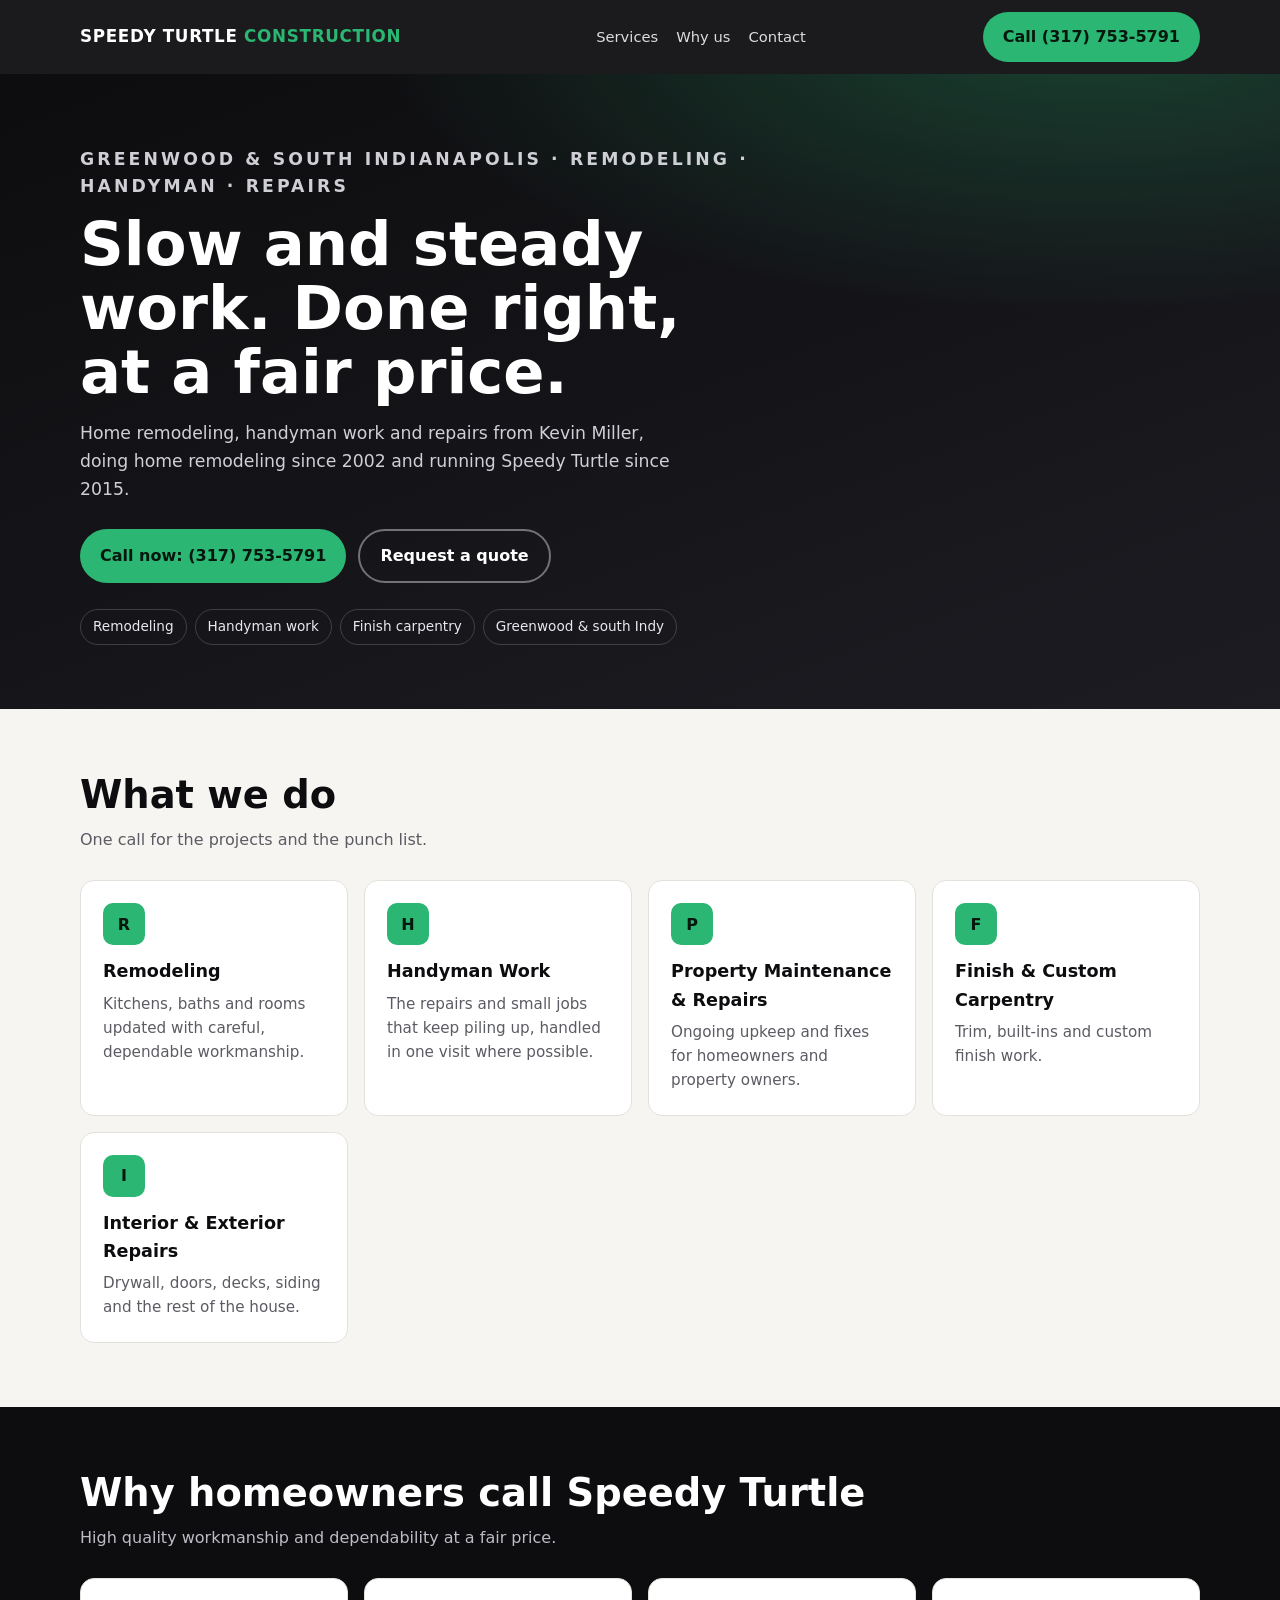
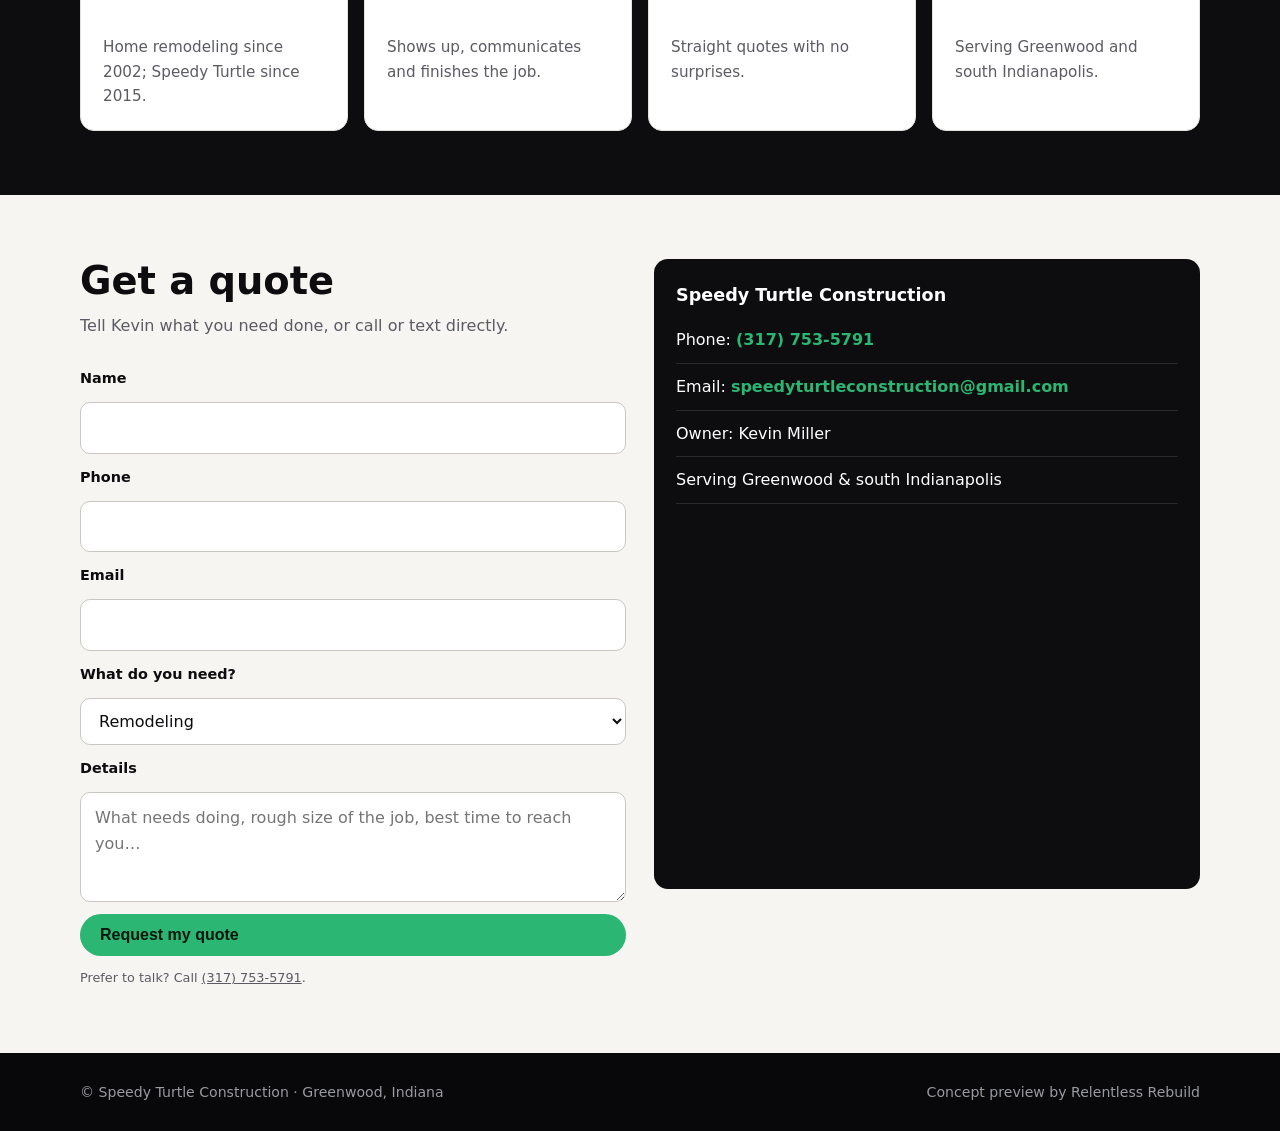
<file: speedy-turtle-construction/index.html>
<!doctype html>
<html lang="en"><head>
<meta charset="utf-8"><meta name="viewport" content="width=device-width,initial-scale=1">
<title>Handyman, Remodeling &amp; Home Repairs in Greenwood, IN | Speedy Turtle Construction</title>
<meta name="description" content="Speedy Turtle Construction: remodeling, handyman work, property maintenance, custom finish carpentry and interior/exterior repairs in Greenwood and south Indianapolis. Call Kevin at (317) 753-5791.">
<meta property="og:title" content="Handyman, Remodeling &amp; Home Repairs in Greenwood, IN | Speedy Turtle Construction"><meta property="og:description" content="Speedy Turtle Construction: remodeling, handyman work, property maintenance, custom finish carpentry and interior/exterior repairs in Greenwood and south Indianapolis. Call Kevin at (317) 753-5791."><meta property="og:type" content="website">
<meta name="theme-color" content="#0d0d0f">
<link rel="stylesheet" href="styles.css">
<script type="application/ld+json">{"@context": "https://schema.org", "@type": "HomeAndConstructionBusiness", "name": "Speedy Turtle Construction", "telephone": "+13177535791", "areaServed": ["Greenwood, IN", "Indianapolis, IN"], "description": "Speedy Turtle Construction: remodeling, handyman work, property maintenance, custom finish carpentry and interior/exterior repairs in Greenwood and south Indianapolis. Call Kevin at (317) 753-5791.", "email": "speedyturtleconstruction@gmail.com", "address": {"@type": "PostalAddress", "addressLocality": "Greenwood", "addressRegion": "IN", "addressCountry": "US"}}</script>
</head><body>
<header class="top"><div class="wrap">
<a class="logo" href="#top">Speedy Turtle <span>Construction</span></a>
<nav aria-label="Main"><a href="#services">Services</a><a href="#why">Why us</a><a href="#contact">Contact</a></nav>
<a class="btn" href="tel:+13177535791" aria-label="Call Speedy Turtle Construction at (317) 753-5791">Call (317) 753-5791</a>
</div></header>
<main id="top">
<section class="hero"><div class="wrap">
<p class="eyebrow">Greenwood &amp; south Indianapolis · Remodeling · Handyman · Repairs</p>
<h1>Slow and steady work. Done right, at a fair price.</h1>
<p>Home remodeling, handyman work and repairs from Kevin Miller, doing home remodeling since 2002 and running Speedy Turtle since 2015.</p>
<div class="cta"><a class="btn" href="tel:+13177535791">Call now: (317) 753-5791</a><a class="btn ghost" href="#contact">Request a quote</a></div>
<ul class="chips"><li>Remodeling</li><li>Handyman work</li><li>Finish carpentry</li><li>Greenwood &amp; south Indy</li></ul>
</div></section>
<section id="services"><div class="wrap">
<h2>What we do</h2><p class="lead">One call for the projects and the punch list.</p>
<div class="grid"><article class="card"><div class="ico" aria-hidden="true">R</div><h3>Remodeling</h3><p>Kitchens, baths and rooms updated with careful, dependable workmanship.</p></article><article class="card"><div class="ico" aria-hidden="true">H</div><h3>Handyman Work</h3><p>The repairs and small jobs that keep piling up, handled in one visit where possible.</p></article><article class="card"><div class="ico" aria-hidden="true">P</div><h3>Property Maintenance &amp; Repairs</h3><p>Ongoing upkeep and fixes for homeowners and property owners.</p></article><article class="card"><div class="ico" aria-hidden="true">F</div><h3>Finish &amp; Custom Carpentry</h3><p>Trim, built-ins and custom finish work.</p></article><article class="card"><div class="ico" aria-hidden="true">I</div><h3>Interior &amp; Exterior Repairs</h3><p>Drywall, doors, decks, siding and the rest of the house.</p></article></div>
</div></section>
<section id="why" class="band"><div class="wrap">
<h2>Why homeowners call Speedy Turtle</h2><p class="lead">High quality workmanship and dependability at a fair price.</p>
<div class="grid"><article class="card"><h3>Experience</h3><p>Home remodeling since 2002; Speedy Turtle since 2015.</p></article><article class="card"><h3>Dependable</h3><p>Shows up, communicates and finishes the job.</p></article><article class="card"><h3>Fair pricing</h3><p>Straight quotes with no surprises.</p></article><article class="card"><h3>Local</h3><p>Serving Greenwood and south Indianapolis.</p></article></div>
</div></section>
<section id="contact"><div class="wrap split">
<div>
<h2>Get a quote</h2><p class="lead">Tell Kevin what you need done, or call or text directly.</p>
<!-- Contact form: Formspree-ready. Replace YOUR_FORM_ID after creating a free form at formspree.io -->
<form action="https://formspree.io/f/YOUR_FORM_ID" method="POST">
<label for="n">Name</label><input id="n" name="name" autocomplete="name" required>
<label for="p">Phone</label><input id="p" name="phone" type="tel" autocomplete="tel" required>
<label for="em">Email</label><input id="em" name="email" type="email" autocomplete="email">
<label for="s">What do you need?</label><select id="s" name="service"><option>Remodeling</option><option>Handyman Work</option><option>Property Maintenance &amp; Repairs</option><option>Finish &amp; Custom Carpentry</option><option>Interior &amp; Exterior Repairs</option><option>Something else</option></select>
<label for="m">Details</label><textarea id="m" name="message" placeholder="What needs doing, rough size of the job, best time to reach you…"></textarea>
<button class="btn" type="submit">Request my quote</button>
<p class="note">Prefer to talk? Call <a href="tel:+13177535791">(317) 753-5791</a>.</p>
</form>
</div>
<div class="band card" style="background:#0d0d0f;color:#fff;border:0">
<h3 style="margin-bottom:8px">Speedy Turtle Construction</h3>
<ul class="facts"><li>Phone: <a href="tel:+13177535791">(317) 753-5791</a></li><li>Email: <a href="mailto:speedyturtleconstruction@gmail.com">speedyturtleconstruction@gmail.com</a></li><li>Owner: Kevin Miller</li><li>Serving Greenwood &amp; south Indianapolis</li></ul>
<iframe class="map" style="margin-top:16px" title="Map: Greenwood, IN" loading="lazy" referrerpolicy="no-referrer-when-downgrade" src="https://maps.google.com/maps?q=Greenwood%2C%20IN&amp;z=12&amp;output=embed"></iframe>
</div>
</div></section>
</main>
<footer><div class="wrap"><span>© Speedy Turtle Construction · Greenwood, Indiana</span><span>Concept preview by Relentless Rebuild</span></div></footer>
<div class="callbar"><a href="tel:+13177535791">Call (317) 753-5791</a><a href="#contact">Request a quote</a></div>
<script>document.querySelector('form').addEventListener('submit',function(ev){if(this.action.indexOf('YOUR_FORM_ID')>-1){ev.preventDefault();alert('Concept preview: the form goes live once it is connected.');}});</script>
</body></html>
</file>
<file: premier-auto-body/styles.css>
:root{--accent:#ff3b30;--accent-soft:rgba(255,59,48,.30);--on-accent:#ffffff}
*,*::before,*::after{box-sizing:border-box;margin:0;padding:0}
:root{--ink:#0d0d0f;--paper:#f6f5f2;--muted:#5b5b63;--line:#e3e1dc;--r:14px}
html{scroll-behavior:smooth}
body{font:16px/1.6 system-ui,-apple-system,"Segoe UI",Roboto,Arial,sans-serif;color:var(--ink);background:var(--paper)}
a{color:inherit}
.wrap{width:min(1120px,92vw);margin:0 auto}
header.top{position:sticky;top:0;z-index:10;background:rgba(13,13,15,.94);color:#fff;backdrop-filter:blur(6px)}
header.top .wrap{display:flex;align-items:center;justify-content:space-between;gap:12px;padding:12px 0}
.logo{font-weight:900;letter-spacing:.04em;text-transform:uppercase;text-decoration:none;font-size:1.05rem}
.logo span{color:var(--accent)}
nav a{color:#ddd;text-decoration:none;margin-left:18px;font-size:.92rem;display:none}
@media(min-width:760px){nav a{display:inline}}
.btn{display:inline-flex;align-items:center;gap:8px;background:var(--accent);color:var(--on-accent,#0d0d0f);font-weight:800;text-decoration:none;padding:12px 20px;border-radius:999px;border:0;cursor:pointer;font-size:1rem}
.btn.ghost{background:transparent;color:#fff;border:2px solid rgba(255,255,255,.4)}
.hero{background:radial-gradient(1200px 500px at 85% -10%,var(--accent-soft),transparent 60%),linear-gradient(160deg,#0d0d0f 0%,#1c1c22 100%);color:#fff;padding:72px 0 64px}
.eyebrow{text-transform:uppercase;letter-spacing:.18em;font-size:.78rem;color:var(--accent);font-weight:800}
.hero h1{font-size:clamp(2.1rem,6vw,3.8rem);line-height:1.05;font-weight:900;margin:12px 0 16px;max-width:16ch}
.hero p{color:#cfcfd6;max-width:56ch;font-size:1.08rem}
.cta{display:flex;flex-wrap:wrap;gap:12px;margin-top:26px}
.chips{display:flex;flex-wrap:wrap;gap:8px;margin-top:26px}
.chips li{list-style:none;border:1px solid rgba(255,255,255,.18);padding:6px 12px;border-radius:999px;font-size:.85rem;color:#e8e8ee}
section{padding:64px 0}
h2{font-size:clamp(1.6rem,3.6vw,2.4rem);line-height:1.15;font-weight:900;margin-bottom:10px}
.lead{color:var(--muted);max-width:62ch;margin-bottom:28px}
.grid{display:grid;gap:16px;grid-template-columns:repeat(auto-fit,minmax(240px,1fr))}
.card{background:#fff;border:1px solid var(--line);border-radius:var(--r);padding:22px}
.card h3{font-size:1.1rem;margin-bottom:6px}
.card p{color:var(--muted);font-size:.95rem}
.card .ico{width:42px;height:42px;border-radius:10px;background:var(--accent);display:grid;place-items:center;font-weight:900;margin-bottom:12px;color:var(--on-accent,#0d0d0f)}
.band{background:#0d0d0f;color:#fff}
.band .lead{color:#bdbdc6}
.split{display:grid;gap:28px}
@media(min-width:860px){.split{grid-template-columns:1fr 1fr;align-items:start}}
form{display:grid;gap:12px}
label{font-weight:700;font-size:.9rem}
input,select,textarea{width:100%;padding:12px 14px;border-radius:10px;border:1px solid #c9c7c1;font:inherit;background:#fff;color:var(--ink)}
textarea{min-height:110px}
.map{border:0;width:100%;height:340px;border-radius:var(--r)}
.facts li{list-style:none;padding:10px 0;border-bottom:1px solid rgba(255,255,255,.12)}
.facts a{color:var(--accent);font-weight:800;text-decoration:none}
footer{background:#08080a;color:#9a9aa3;padding:28px 0;font-size:.88rem}
footer .wrap{display:flex;flex-wrap:wrap;gap:10px;justify-content:space-between}
.callbar{position:fixed;left:0;right:0;bottom:0;display:flex;z-index:20}
.callbar a{flex:1;text-align:center;padding:14px;font-weight:900;text-decoration:none;background:var(--accent);color:var(--on-accent,#0d0d0f)}
.callbar a+a{background:#0d0d0f;color:#fff}
@media(min-width:760px){.callbar{display:none}}
body{padding-bottom:52px}@media(min-width:760px){body{padding-bottom:0}}
.note{font-size:.8rem;color:var(--muted)}
</file>
<file: professional-lawn-care-llc/styles.css>
:root{--accent:#7ed957;--accent-soft:rgba(126,217,87,.28);--on-accent:#0d0d0f}
*,*::before,*::after{box-sizing:border-box;margin:0;padding:0}
:root{--ink:#0d0d0f;--paper:#f6f5f2;--muted:#5b5b63;--line:#e3e1dc;--r:14px}
html{scroll-behavior:smooth}
body{font:16px/1.6 system-ui,-apple-system,"Segoe UI",Roboto,Arial,sans-serif;color:var(--ink);background:var(--paper)}
a{color:inherit}
.wrap{width:min(1120px,92vw);margin:0 auto}
header.top{position:sticky;top:0;z-index:10;background:rgba(13,13,15,.94);color:#fff;backdrop-filter:blur(6px)}
header.top .wrap{display:flex;align-items:center;justify-content:space-between;gap:12px;padding:12px 0}
.logo{font-weight:900;letter-spacing:.04em;text-transform:uppercase;text-decoration:none;font-size:1.05rem}
.logo span{color:var(--accent)}
nav a{color:#ddd;text-decoration:none;margin-left:18px;font-size:.92rem;display:none}
@media(min-width:760px){nav a{display:inline}}
.btn{display:inline-flex;align-items:center;gap:8px;background:var(--accent);color:var(--on-accent,#0d0d0f);font-weight:800;text-decoration:none;padding:12px 20px;border-radius:999px;border:0;cursor:pointer;font-size:1rem}
.btn.ghost{background:transparent;color:#fff;border:2px solid rgba(255,255,255,.4)}
.hero{background:radial-gradient(1200px 500px at 85% -10%,var(--accent-soft),transparent 60%),linear-gradient(160deg,#0d0d0f 0%,#1c1c22 100%);color:#fff;padding:72px 0 64px}
.eyebrow{text-transform:uppercase;letter-spacing:.18em;font-size:.78rem;color:var(--accent);font-weight:800}
.hero h1{font-size:clamp(2.1rem,6vw,3.8rem);line-height:1.05;font-weight:900;margin:12px 0 16px;max-width:16ch}
.hero p{color:#cfcfd6;max-width:56ch;font-size:1.08rem}
.cta{display:flex;flex-wrap:wrap;gap:12px;margin-top:26px}
.chips{display:flex;flex-wrap:wrap;gap:8px;margin-top:26px}
.chips li{list-style:none;border:1px solid rgba(255,255,255,.18);padding:6px 12px;border-radius:999px;font-size:.85rem;color:#e8e8ee}
section{padding:64px 0}
h2{font-size:clamp(1.6rem,3.6vw,2.4rem);line-height:1.15;font-weight:900;margin-bottom:10px}
.lead{color:var(--muted);max-width:62ch;margin-bottom:28px}
.grid{display:grid;gap:16px;grid-template-columns:repeat(auto-fit,minmax(240px,1fr))}
.card{background:#fff;border:1px solid var(--line);border-radius:var(--r);padding:22px}
.card h3{font-size:1.1rem;margin-bottom:6px}
.card p{color:var(--muted);font-size:.95rem}
.card .ico{width:42px;height:42px;border-radius:10px;background:var(--accent);display:grid;place-items:center;font-weight:900;margin-bottom:12px;color:var(--on-accent,#0d0d0f)}
.band{background:#0d0d0f;color:#fff}
.band .lead{color:#bdbdc6}
.split{display:grid;gap:28px}
@media(min-width:860px){.split{grid-template-columns:1fr 1fr;align-items:start}}
form{display:grid;gap:12px}
label{font-weight:700;font-size:.9rem}
input,select,textarea{width:100%;padding:12px 14px;border-radius:10px;border:1px solid #c9c7c1;font:inherit;background:#fff;color:var(--ink)}
textarea{min-height:110px}
.map{border:0;width:100%;height:340px;border-radius:var(--r)}
.facts li{list-style:none;padding:10px 0;border-bottom:1px solid rgba(255,255,255,.12)}
.facts a{color:var(--accent);font-weight:800;text-decoration:none}
footer{background:#08080a;color:#9a9aa3;padding:28px 0;font-size:.88rem}
footer .wrap{display:flex;flex-wrap:wrap;gap:10px;justify-content:space-between}
.callbar{position:fixed;left:0;right:0;bottom:0;display:flex;z-index:20}
.callbar a{flex:1;text-align:center;padding:14px;font-weight:900;text-decoration:none;background:var(--accent);color:var(--on-accent,#0d0d0f)}
.callbar a+a{background:#0d0d0f;color:#fff}
@media(min-width:760px){.callbar{display:none}}
body{padding-bottom:52px}@media(min-width:760px){body{padding-bottom:0}}
.note{font-size:.8rem;color:var(--muted)}
</file>
<file: speedy-turtle-construction/styles.css>
:root{--accent:#2bb673;--accent-soft:rgba(43,182,115,.30);--on-accent:#06170e}
*,*::before,*::after{box-sizing:border-box;margin:0;padding:0}
:root{--ink:#0d0d0f;--paper:#f6f5f2;--muted:#5b5b63;--line:#e3e1dc;--r:14px}
html{scroll-behavior:smooth}
body{font:16px/1.6 system-ui,-apple-system,"Segoe UI",Roboto,Arial,sans-serif;color:var(--ink);background:var(--paper)}
a{color:inherit}
.wrap{width:min(1120px,92vw);margin:0 auto}
header.top{position:sticky;top:0;z-index:10;background:rgba(13,13,15,.94);color:#fff;backdrop-filter:blur(6px)}
header.top .wrap{display:flex;align-items:center;justify-content:space-between;gap:12px;padding:12px 0}
.logo{font-weight:900;letter-spacing:.04em;text-transform:uppercase;text-decoration:none;font-size:1.05rem}
.logo span{color:var(--accent)}
nav a{color:#ddd;text-decoration:none;margin-left:18px;font-size:.92rem;display:none}
@media(min-width:760px){nav a{display:inline}}
.btn{display:inline-flex;align-items:center;gap:8px;background:var(--accent);color:var(--on-accent,#0d0d0f);font-weight:800;text-decoration:none;padding:12px 20px;border-radius:999px;border:0;cursor:pointer;font-size:1rem}
.btn.ghost{background:transparent;color:#fff;border:2px solid rgba(255,255,255,.4)}
.hero{background:radial-gradient(1200px 500px at 85% -10%,var(--accent-soft),transparent 60%),linear-gradient(160deg,#0d0d0f 0%,#1c1c22 100%);color:#fff;padding:72px 0 64px}
.eyebrow{text-transform:uppercase;letter-spacing:.18em;font-size:.78rem;color:var(--accent);font-weight:800}
.hero h1{font-size:clamp(2.1rem,6vw,3.8rem);line-height:1.05;font-weight:900;margin:12px 0 16px;max-width:16ch}
.hero p{color:#cfcfd6;max-width:56ch;font-size:1.08rem}
.cta{display:flex;flex-wrap:wrap;gap:12px;margin-top:26px}
.chips{display:flex;flex-wrap:wrap;gap:8px;margin-top:26px}
.chips li{list-style:none;border:1px solid rgba(255,255,255,.18);padding:6px 12px;border-radius:999px;font-size:.85rem;color:#e8e8ee}
section{padding:64px 0}
h2{font-size:clamp(1.6rem,3.6vw,2.4rem);line-height:1.15;font-weight:900;margin-bottom:10px}
.lead{color:var(--muted);max-width:62ch;margin-bottom:28px}
.grid{display:grid;gap:16px;grid-template-columns:repeat(auto-fit,minmax(240px,1fr))}
.card{background:#fff;border:1px solid var(--line);border-radius:var(--r);padding:22px}
.card h3{font-size:1.1rem;margin-bottom:6px}
.card p{color:var(--muted);font-size:.95rem}
.card .ico{width:42px;height:42px;border-radius:10px;background:var(--accent);display:grid;place-items:center;font-weight:900;margin-bottom:12px;color:var(--on-accent,#0d0d0f)}
.band{background:#0d0d0f;color:#fff}
.band .lead{color:#bdbdc6}
.split{display:grid;gap:28px}
@media(min-width:860px){.split{grid-template-columns:1fr 1fr;align-items:start}}
form{display:grid;gap:12px}
label{font-weight:700;font-size:.9rem}
input,select,textarea{width:100%;padding:12px 14px;border-radius:10px;border:1px solid #c9c7c1;font:inherit;background:#fff;color:var(--ink)}
textarea{min-height:110px}
.map{border:0;width:100%;height:340px;border-radius:var(--r)}
.facts li{list-style:none;padding:10px 0;border-bottom:1px solid rgba(255,255,255,.12)}
.facts a{color:var(--accent);font-weight:800;text-decoration:none}
footer{background:#08080a;color:#9a9aa3;padding:28px 0;font-size:.88rem}
footer .wrap{display:flex;flex-wrap:wrap;gap:10px;justify-content:space-between}
.callbar{position:fixed;left:0;right:0;bottom:0;display:flex;z-index:20}
.callbar a{flex:1;text-align:center;padding:14px;font-weight:900;text-decoration:none;background:var(--accent);color:var(--on-accent,#0d0d0f)}
.callbar a+a{background:#0d0d0f;color:#fff}
@media(min-width:760px){.callbar{display:none}}
body{padding-bottom:52px}@media(min-width:760px){body{padding-bottom:0}}
.note{font-size:.8rem;color:var(--muted)}
</file>
